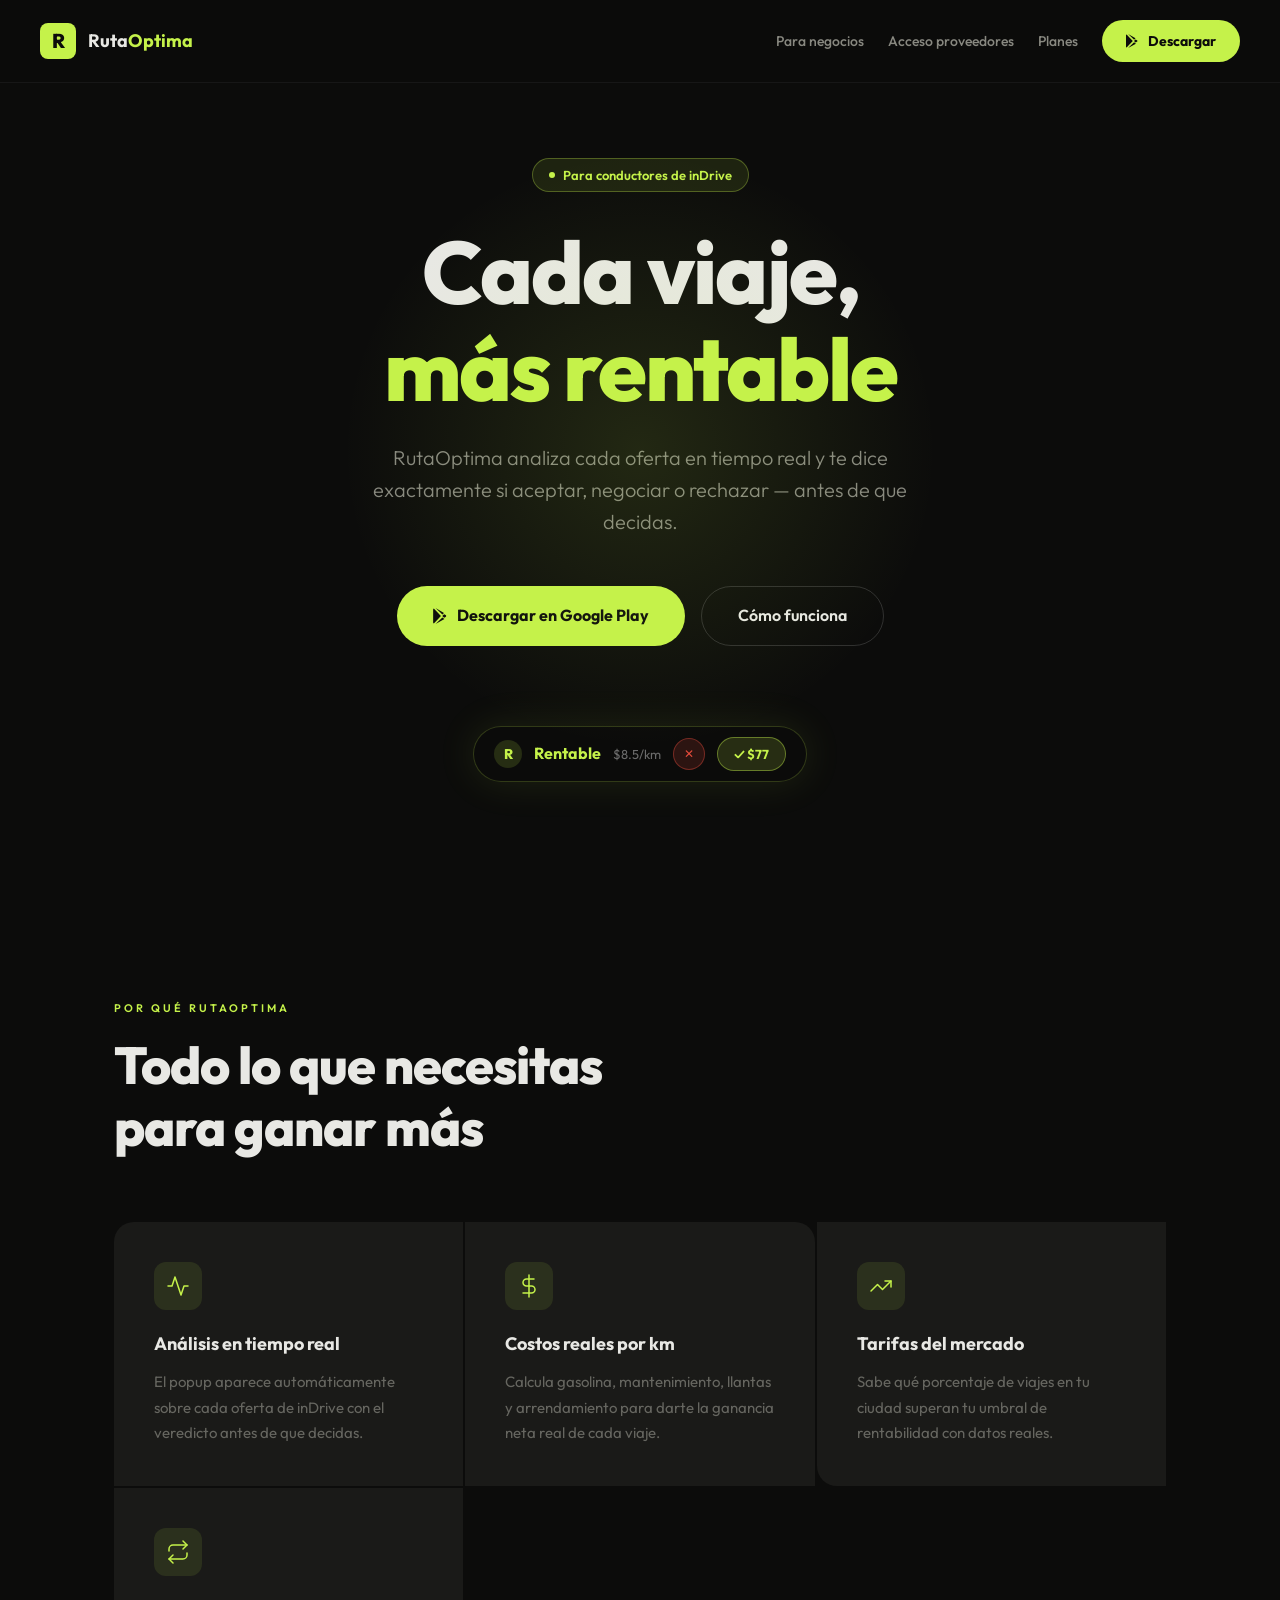
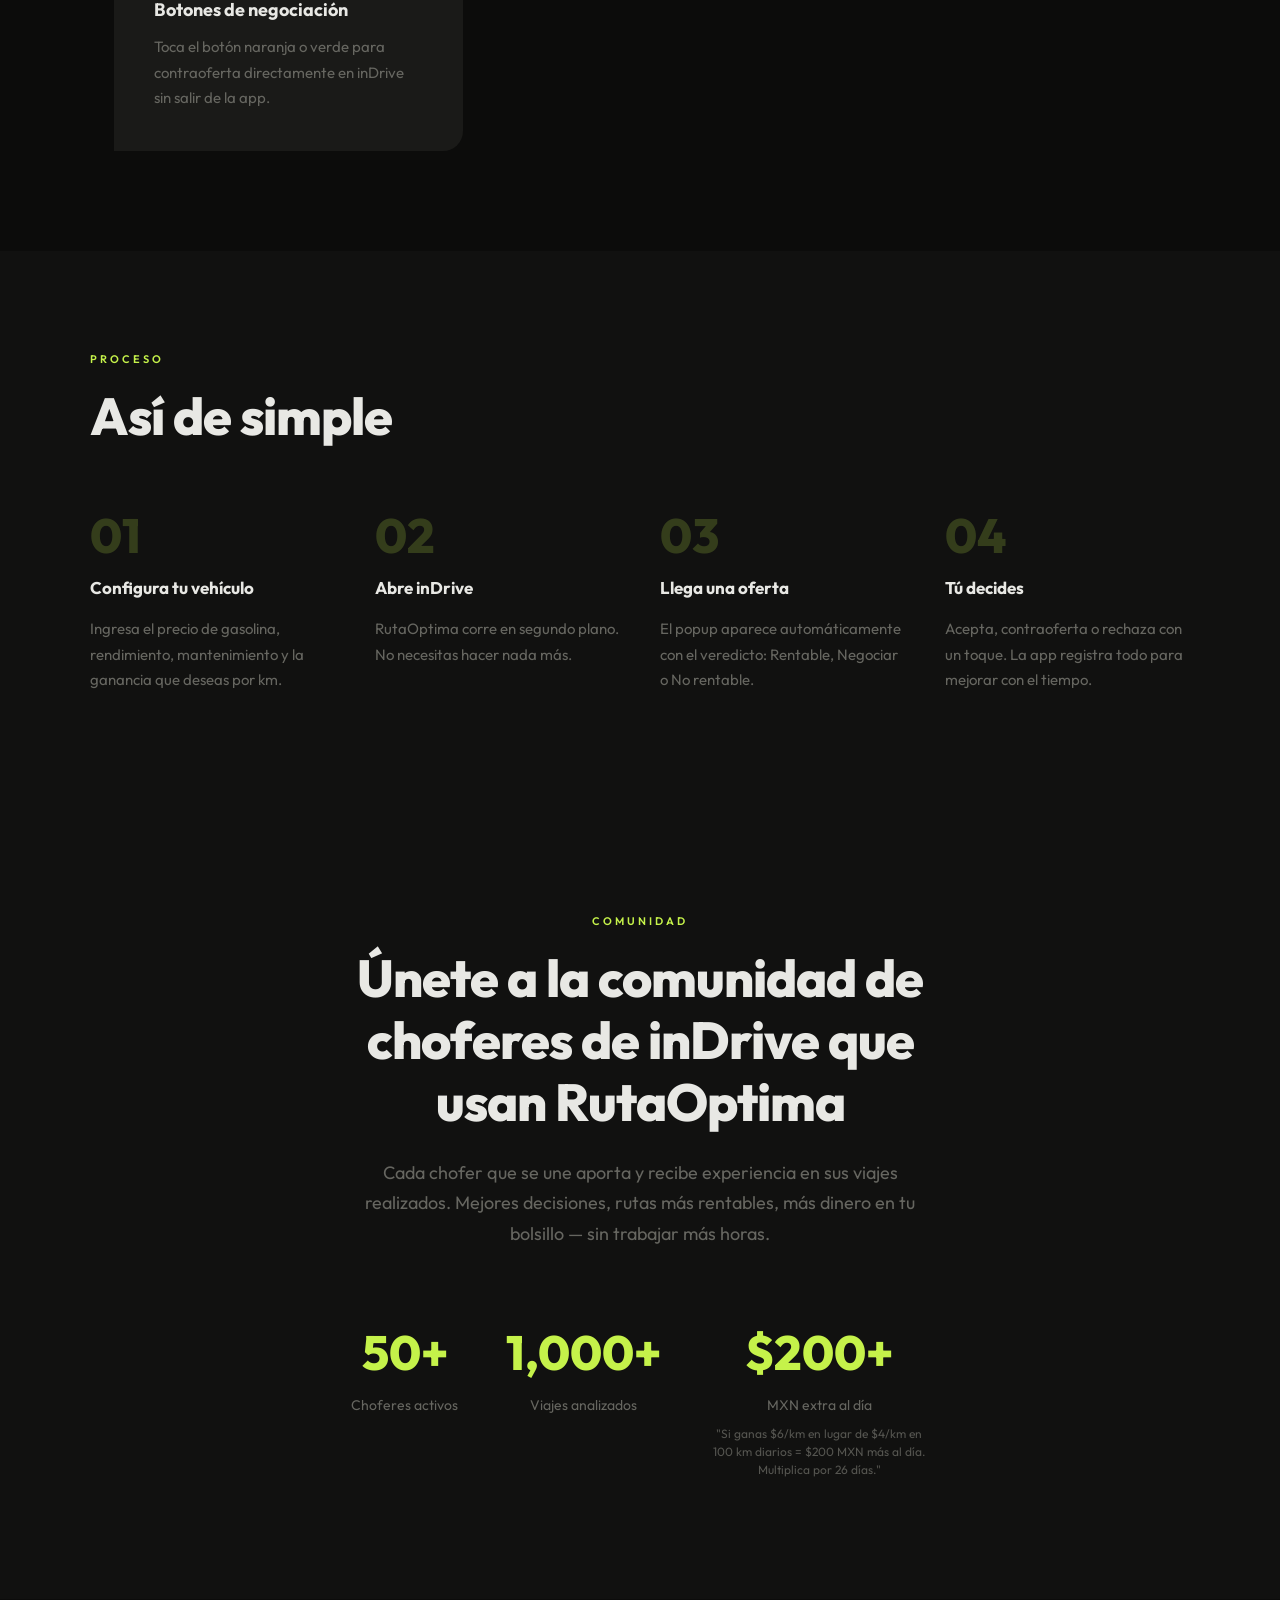
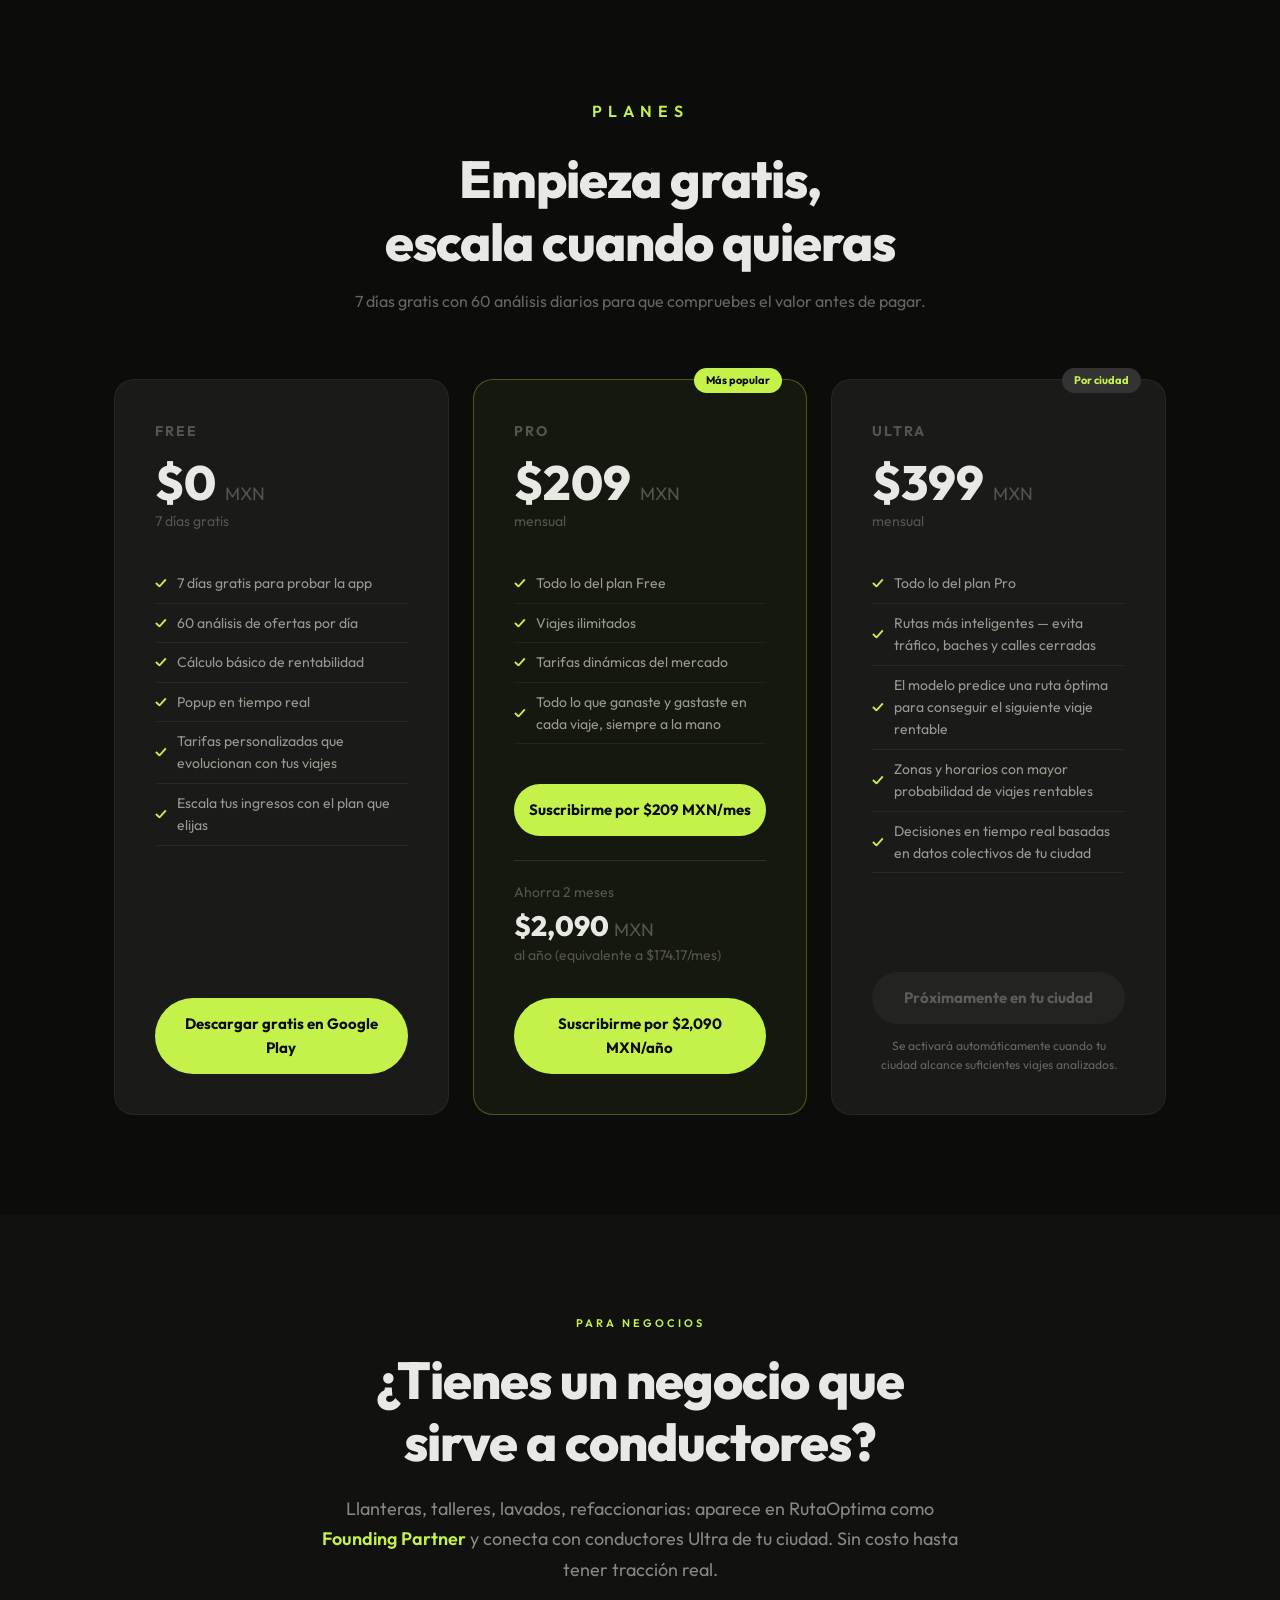
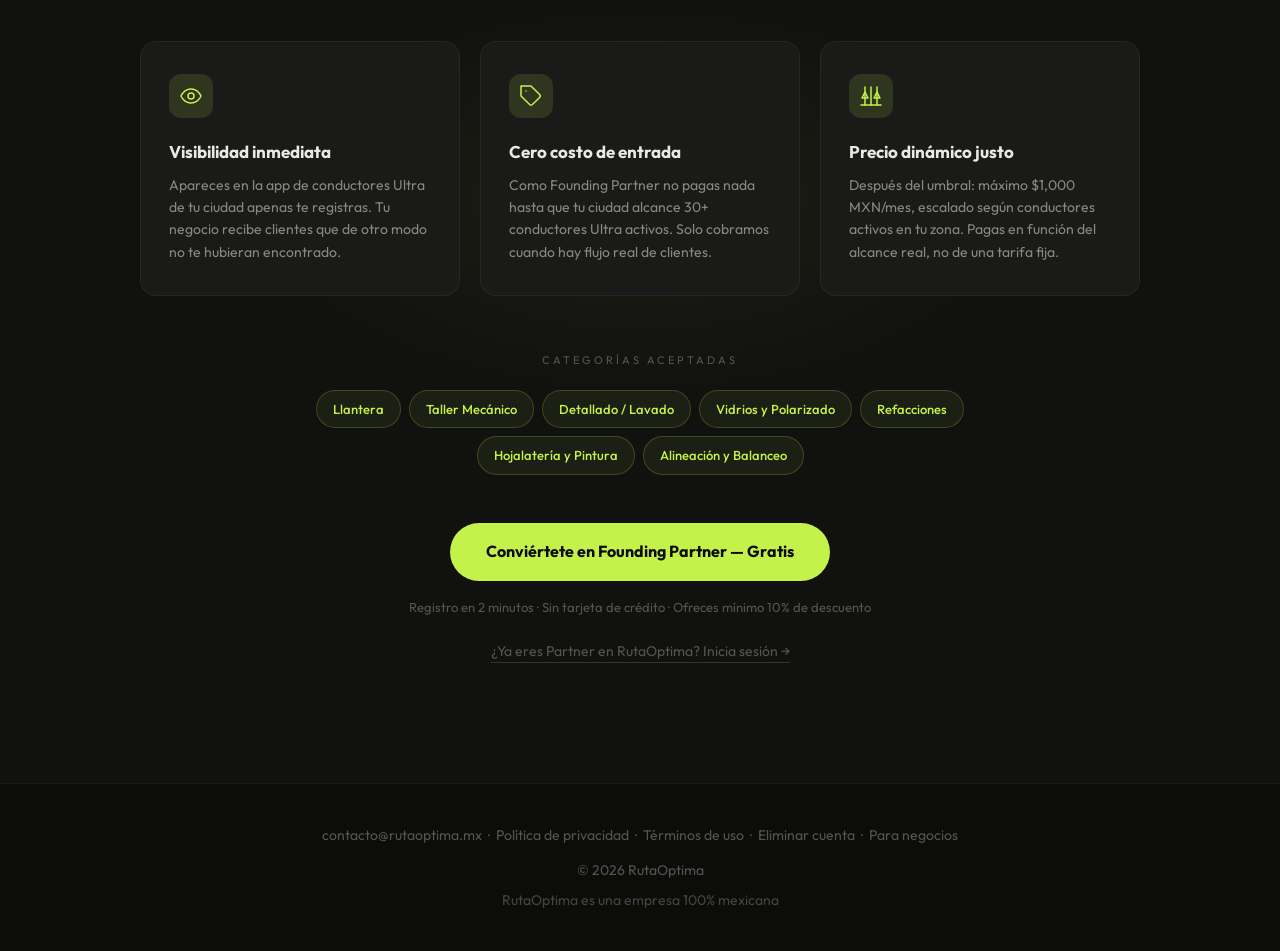
<file: index.html>
<!DOCTYPE html>
<html lang="es">
<head>
<meta charset="UTF-8">
<meta name="viewport" content="width=device-width, initial-scale=1.0">
<title>RutaOptima — Maximiza tus ganancias en inDrive</title>
<link href="https://fonts.googleapis.com/css2?family=Outfit:wght@300;400;500;600;700;800&display=swap" rel="stylesheet">
<style>
  :root {
    --lime: #c5f24a;
    --black: #0c0c0b;
    --dark: #111110;
    --card: #1a1a18;
    --muted: #555550;
    --text: #e8e8e4;
  }

  *, *::before, *::after { box-sizing: border-box; margin: 0; padding: 0; }
  html { scroll-behavior: smooth; }
  body {
    background: var(--black);
    color: var(--text);
    font-family: 'Outfit', sans-serif;
    font-size: 16px;
    line-height: 1.6;
    overflow-x: hidden;
  }

  nav {
    position: fixed;
    top: 0; left: 0; right: 0;
    z-index: 100;
    padding: 20px 40px;
    display: flex;
    align-items: center;
    justify-content: space-between;
    background: rgba(12,12,11,0.85);
    backdrop-filter: blur(12px);
    border-bottom: 1px solid rgba(255,255,255,0.05);
  }
  .logo {
    display: flex;
    align-items: center;
    gap: 12px;
    text-decoration: none;
  }
  .logo-icon {
    width: 36px; height: 36px;
    background: var(--lime);
    border-radius: 8px;
    display: flex;
    align-items: center;
    justify-content: center;
    font-weight: 800;
    font-size: 20px;
    color: var(--black);
  }
  .logo-text { font-weight: 700; font-size: 18px; color: var(--text); }
  .logo-text span { color: var(--lime); }
  .nav-right { display: flex; align-items: center; gap: 24px; }
  .nav-secondary {
    color: #888880;
    text-decoration: none;
    font-size: 14px;
    font-weight: 500;
    transition: color 0.2s;
  }
  .nav-secondary:hover { color: var(--text); }
  .nav-cta {
    background: var(--lime);
    color: var(--black);
    border: none;
    padding: 10px 24px;
    border-radius: 100px;
    font-weight: 700;
    font-size: 14px;
    cursor: pointer;
    text-decoration: none;
    transition: opacity 0.2s;
  }
  .nav-cta:hover { opacity: 0.85; }

  .hero {
    min-height: 100vh;
    display: flex;
    flex-direction: column;
    align-items: center;
    justify-content: center;
    text-align: center;
    padding: 120px 24px 80px;
    position: relative;
    overflow: hidden;
  }
  .hero::before {
    content: '';
    position: absolute;
    width: 600px; height: 600px;
    background: radial-gradient(circle, rgba(197,242,74,0.12) 0%, transparent 70%);
    top: 50%; left: 50%;
    transform: translate(-50%, -50%);
    pointer-events: none;
  }
  .hero-badge {
    display: inline-flex;
    align-items: center;
    gap: 8px;
    background: rgba(197,242,74,0.1);
    border: 1px solid rgba(197,242,74,0.3);
    border-radius: 100px;
    padding: 6px 16px;
    font-size: 13px;
    color: var(--lime);
    margin-bottom: 32px;
    font-weight: 600;
  }
  .hero-badge::before {
    content: '';
    width: 6px; height: 6px;
    background: var(--lime);
    border-radius: 50%;
    animation: pulse 2s infinite;
  }
  @keyframes pulse {
    0%, 100% { opacity: 1; transform: scale(1); }
    50% { opacity: 0.5; transform: scale(0.8); }
  }
  h1 {
    font-weight: 800;
    font-size: clamp(42px, 7vw, 88px);
    line-height: 1.1;
    letter-spacing: -2px;
    margin-bottom: 24px;
    max-width: 900px;
  }
  h1 em { font-style: normal; color: var(--lime); }
  .hero-sub {
    font-size: clamp(16px, 2.5vw, 20px);
    color: #888880;
    max-width: 560px;
    margin-bottom: 48px;
    font-weight: 300;
  }
  .hero-actions {
    display: flex;
    gap: 16px;
    flex-wrap: wrap;
    justify-content: center;
  }
  .btn-primary {
    background: var(--lime);
    color: var(--black);
    border: none;
    padding: 16px 36px;
    border-radius: 100px;
    font-weight: 700;
    font-size: 16px;
    cursor: pointer;
    text-decoration: none;
    transition: transform 0.2s, opacity 0.2s;
    display: inline-block;
  }
  .btn-primary:hover { transform: translateY(-2px); opacity: 0.9; }
  .with-icon {
    display: inline-flex;
    align-items: center;
    justify-content: center;
    gap: 10px;
  }
  .with-icon svg { flex: none; }
  .btn-ghost {
    background: transparent;
    color: var(--text);
    border: 1px solid rgba(255,255,255,0.15);
    padding: 16px 36px;
    border-radius: 100px;
    font-weight: 600;
    font-size: 16px;
    cursor: pointer;
    text-decoration: none;
    transition: border-color 0.2s;
    display: inline-block;
  }
  .btn-ghost:hover { border-color: rgba(255,255,255,0.4); }

  .popup-preview { margin-top: 80px; display: flex; justify-content: center; }
  .popup-demo {
    background: rgba(12,12,11,0.95);
    border: 1px solid rgba(197,242,74,0.2);
    border-radius: 100px;
    padding: 10px 20px;
    display: inline-flex;
    align-items: center;
    gap: 12px;
    box-shadow: 0 0 40px rgba(197,242,74,0.1);
    animation: float 3s ease-in-out infinite;
  }
  @keyframes float {
    0%, 100% { transform: translateY(0); }
    50% { transform: translateY(-8px); }
  }
  .popup-r {
    width: 28px; height: 28px;
    background: rgba(197,242,74,0.15);
    border-radius: 50%;
    display: flex;
    align-items: center;
    justify-content: center;
    font-weight: 800;
    font-size: 14px;
    color: var(--lime);
  }
  .popup-verdict { font-weight: 700; font-size: 16px; color: var(--lime); }
  .popup-km { font-size: 13px; color: rgba(255,255,255,0.4); }
  .popup-btn-reject {
    width: 32px; height: 32px;
    border-radius: 50%;
    background: rgba(231,76,60,0.15);
    border: 1px solid rgba(231,76,60,0.4);
    color: #e74c3c;
    display: flex;
    align-items: center;
    justify-content: center;
    font-size: 12px;
  }
  .popup-btn-accept {
    background: rgba(197,242,74,0.15);
    border: 1px solid rgba(197,242,74,0.4);
    color: var(--lime);
    padding: 6px 16px;
    border-radius: 100px;
    font-weight: 700;
    font-size: 13px;
  }

  .section { padding: 100px 24px; max-width: 1100px; margin: 0 auto; }
  .section-label {
    font-weight: 600;
    font-size: 11px;
    letter-spacing: 3px;
    text-transform: uppercase;
    color: var(--lime);
    margin-bottom: 16px;
  }
  .section-title {
    font-weight: 800;
    font-size: clamp(32px, 5vw, 52px);
    line-height: 1.2;
    letter-spacing: -1px;
    margin-bottom: 64px;
    max-width: 600px;
  }
  .features-grid {
    display: grid;
    grid-template-columns: repeat(auto-fit, minmax(300px, 1fr));
    gap: 2px;
  }
  .feature-card { background: var(--card); padding: 40px; transition: background 0.2s; }
  .feature-card:hover { background: #1f1f1d; }
  .feature-card:first-child { border-radius: 20px 0 0 0; }
  .feature-card:nth-child(2) { border-radius: 0 20px 0 0; }
  .feature-card:nth-child(3) { border-radius: 0 0 0 20px; }
  .feature-card:last-child { border-radius: 0 0 20px 0; }
  .feature-icon {
    width: 48px; height: 48px;
    background: rgba(197,242,74,0.1);
    border-radius: 12px;
    display: flex;
    align-items: center;
    justify-content: center;
    font-size: 24px;
    margin-bottom: 20px;
  }
  .feature-title { font-weight: 700; font-size: 18px; margin-bottom: 10px; }
  .feature-desc { color: #666660; font-size: 15px; line-height: 1.7; }

  .how-section { padding: 100px 24px 120px; background: var(--dark); overflow: visible; }
  .how-inner { max-width: 1100px; margin: 0 auto; }
  .steps {
    display: grid;
    grid-template-columns: repeat(auto-fit, minmax(220px, 1fr));
    gap: 40px;
    margin-top: 64px;
  }
  .step { display: flex; flex-direction: column; gap: 16px; }
  .step-num { font-weight: 800; font-size: 48px; color: rgba(197,242,74,0.2); line-height: 1; }
  .step-title { font-weight: 700; font-size: 17px; line-height: 1.5; }
  .step-desc { color: #666660; font-size: 15px; line-height: 1.7; }

  .pricing-section { padding: 100px 24px; max-width: 1100px; margin: 0 auto; text-align: center; }
  .pricing-cards {
    display: grid;
    grid-template-columns: repeat(auto-fit, minmax(320px, 1fr));
    gap: 24px;
    margin-top: 64px;
    text-align: left;
  }
  .pricing-card {
    background: var(--card);
    border-radius: 20px;
    padding: 40px;
    border: 1px solid rgba(255,255,255,0.05);
    position: relative;
    transition: transform 0.2s;
    display: flex;
    flex-direction: column;
  }
  .pricing-card:hover { transform: translateY(-4px); }
  .pricing-card.featured {
    border-color: rgba(197,242,74,0.3);
    background: rgba(197,242,74,0.05);
  }
  .pricing-badge {
    position: absolute;
    top: -12px; right: 24px;
    background: var(--lime);
    color: var(--black);
    font-weight: 700;
    font-size: 11px;
    padding: 4px 12px;
    border-radius: 100px;
  }
  .pricing-plan { font-weight: 700; font-size: 14px; color: var(--muted); text-transform: uppercase; letter-spacing: 2px; margin-bottom: 16px; }
  .pricing-price { font-weight: 800; font-size: 48px; line-height: 1; margin-bottom: 4px; }
  .pricing-price span { font-size: 18px; font-weight: 400; color: var(--muted); }
  .pricing-period { font-size: 14px; color: var(--muted); margin-bottom: 32px; }
  .pricing-features { list-style: none; margin-bottom: 32px; flex-grow: 1; }
  .pricing-features li {
    padding: 8px 0;
    border-bottom: 1px solid rgba(255,255,255,0.05);
    font-size: 14px;
    display: flex;
    align-items: center;
    gap: 10px;
    color: #999990;
  }
  .pricing-features li::before { content: '✓'; color: var(--lime); font-weight: 700; flex-shrink: 0; }
  .pricing-cta {
    display: block;
    text-align: center;
    padding: 14px;
    border-radius: 100px;
    font-weight: 700;
    font-size: 15px;
    text-decoration: none;
    transition: opacity 0.2s;
    margin-top: 8px;
  }
  .pricing-cta.lime { background: var(--lime); color: var(--black); }
  .pricing-cta.lime:hover { opacity: 0.85; }
  .pricing-cta.disabled { opacity: 0.6; cursor: not-allowed; background: #333; color: #888; pointer-events: auto; }

  /* ── SECCION PROVEEDORES ── */
  .proveedores-section {
    padding: 100px 24px 120px;
    background: var(--dark);
    position: relative;
    overflow: hidden;
  }
  .proveedores-section::before {
    content: '';
    position: absolute;
    width: 800px; height: 400px;
    background: radial-gradient(ellipse, rgba(197,242,74,0.06) 0%, transparent 70%);
    top: 50%; left: 50%;
    transform: translate(-50%, -50%);
    pointer-events: none;
  }
  .proveedores-inner {
    max-width: 1000px;
    margin: 0 auto;
    text-align: center;
    position: relative;
    z-index: 1;
  }
  .proveedores-cards {
    display: grid;
    grid-template-columns: repeat(auto-fit, minmax(260px, 1fr));
    gap: 20px;
    margin: 56px 0 56px;
    text-align: left;
  }
  .prov-card {
    background: var(--card);
    padding: 32px 28px;
    border-radius: 16px;
    border: 1px solid rgba(255,255,255,0.05);
    transition: border-color 0.2s, transform 0.2s;
  }
  .prov-card:hover {
    border-color: rgba(197,242,74,0.25);
    transform: translateY(-4px);
  }
  .prov-icon {
    width: 44px; height: 44px;
    background: rgba(197,242,74,0.12);
    border-radius: 12px;
    display: flex;
    align-items: center;
    justify-content: center;
    font-size: 22px;
    margin-bottom: 20px;
  }
  .prov-title {
    font-weight: 700;
    font-size: 17px;
    margin-bottom: 8px;
    color: var(--text);
  }
  .prov-desc {
    color: #888880;
    font-size: 14px;
    line-height: 1.6;
  }
  .prov-categorias-label {
    color: var(--muted);
    font-size: 11px;
    letter-spacing: 3px;
    text-transform: uppercase;
    margin-bottom: 20px;
  }
  .prov-pills {
    display: flex;
    flex-wrap: wrap;
    justify-content: center;
    gap: 8px;
    max-width: 740px;
    margin: 0 auto 48px;
  }
  .prov-pill {
    background: rgba(197,242,74,0.06);
    border: 1px solid rgba(197,242,74,0.2);
    padding: 8px 16px;
    border-radius: 100px;
    font-size: 13px;
    color: var(--lime);
    font-weight: 500;
  }
  .prov-fine-print {
    color: var(--muted);
    font-size: 13px;
    margin-top: 16px;
  }

  footer {
    border-top: 1px solid rgba(255,255,255,0.05);
    padding: 40px 24px;
    text-align: center;
    color: var(--muted);
    font-size: 14px;
  }
  footer a { color: var(--muted); text-decoration: none; }
  footer a:hover { color: var(--text); }

  @media (max-width: 600px) {
    nav { padding: 16px 20px; }
    .nav-secondary { display: none; }
    .hero { padding: 100px 20px 60px; }
    .section { padding: 60px 20px; }
    .proveedores-section { padding: 60px 20px 80px; }
  }
</style>
</head>
<body>

<nav>
  <a href="#" class="logo">
    <div class="logo-icon">R</div>
    <span class="logo-text">Ruta<span>Optima</span></span>
  </a>
  <div class="nav-right">
    <a href="#proveedores" class="nav-secondary">Para negocios</a>
    <a href="https://rutaoptima-backend-production.up.railway.app/proveedor/" target="_blank" rel="noopener" class="nav-secondary">Acceso proveedores</a>
    <a href="#precios" class="nav-secondary">Planes</a>
    <a href="https://play.google.com/store/apps/details?id=com.rutaoptima" target="_blank" rel="noopener" class="nav-cta with-icon">
      <svg width="12" height="14" viewBox="0 0 12 14" fill="currentColor" aria-hidden="true"><path d="M0.6 0.4a1 1 0 0 0-.6.9v11.4a1 1 0 0 0 .6.9l6.2-6.6L0.6 0.4zM8.1 5.7L2.1 0.1l7.4 4.2-1.4 1.4zM9.9 9.7L2.1 13.9l6-5.6 1.8 1.4zM10.9 6.2c.7.4.7 1.2 0 1.6l-1.3.8-1.6-1.6 1.6-1.6 1.3.8z"/></svg>
      Descargar
    </a>
  </div>
</nav>

<section class="hero">
  <div class="hero-badge">Para conductores de inDrive</div>
  <h1>Cada viaje,<br><em>más rentable</em></h1>
  <p class="hero-sub">RutaOptima analiza cada oferta en tiempo real y te dice exactamente si aceptar, negociar o rechazar — antes de que decidas.</p>
  <div class="hero-actions">
    <a href="https://play.google.com/store/apps/details?id=com.rutaoptima" target="_blank" rel="noopener" class="btn-primary with-icon">
      <svg width="14" height="16" viewBox="0 0 12 14" fill="currentColor" aria-hidden="true"><path d="M0.6 0.4a1 1 0 0 0-.6.9v11.4a1 1 0 0 0 .6.9l6.2-6.6L0.6 0.4zM8.1 5.7L2.1 0.1l7.4 4.2-1.4 1.4zM9.9 9.7L2.1 13.9l6-5.6 1.8 1.4zM10.9 6.2c.7.4.7 1.2 0 1.6l-1.3.8-1.6-1.6 1.6-1.6 1.3.8z"/></svg>
      Descargar en Google Play
    </a>
    <a href="#como-funciona" class="btn-ghost">Cómo funciona</a>
  </div>
  <div class="popup-preview">
    <div class="popup-demo">
      <div class="popup-r">R</div>
      <span class="popup-verdict">Rentable</span>
      <span class="popup-km">$8.5/km</span>
      <div class="popup-btn-reject">✕</div>
      <div class="popup-btn-accept">✓ $77</div>
    </div>
  </div>
</section>

<section class="section">
  <div class="section-label">Por qué RutaOptima</div>
  <h2 class="section-title">Todo lo que necesitas para ganar más</h2>
  <div class="features-grid">
    <div class="feature-card">
      <div class="feature-icon">
        <svg width="24" height="24" viewBox="0 0 24 24" fill="none" stroke="#c5f24a" stroke-width="1.5" stroke-linecap="round" stroke-linejoin="round">
          <polyline points="22 12 18 12 15 21 9 3 6 12 2 12"/>
        </svg>
      </div>
      <div class="feature-title">Análisis en tiempo real</div>
      <p class="feature-desc">El popup aparece automáticamente sobre cada oferta de inDrive con el veredicto antes de que decidas.</p>
    </div>
    <div class="feature-card">
      <div class="feature-icon">
        <svg width="24" height="24" viewBox="0 0 24 24" fill="none" stroke="#c5f24a" stroke-width="1.5" stroke-linecap="round" stroke-linejoin="round">
          <line x1="12" y1="1" x2="12" y2="23"/>
          <path d="M17 5H9.5a3.5 3.5 0 000 7h5a3.5 3.5 0 010 7H6"/>
        </svg>
      </div>
      <div class="feature-title">Costos reales por km</div>
      <p class="feature-desc">Calcula gasolina, mantenimiento, llantas y arrendamiento para darte la ganancia neta real de cada viaje.</p>
    </div>
    <div class="feature-card">
      <div class="feature-icon">
        <svg width="24" height="24" viewBox="0 0 24 24" fill="none" stroke="#c5f24a" stroke-width="1.5" stroke-linecap="round" stroke-linejoin="round">
          <polyline points="22 7 13.5 15.5 8.5 10.5 2 17"/>
          <polyline points="16 7 22 7 22 13"/>
        </svg>
      </div>
      <div class="feature-title">Tarifas del mercado</div>
      <p class="feature-desc">Sabe qué porcentaje de viajes en tu ciudad superan tu umbral de rentabilidad con datos reales.</p>
    </div>
    <div class="feature-card">
      <div class="feature-icon">
        <svg width="24" height="24" viewBox="0 0 24 24" fill="none" stroke="#c5f24a" stroke-width="1.5" stroke-linecap="round" stroke-linejoin="round">
          <polyline points="17 1 21 5 17 9"/>
          <path d="M3 11V9a4 4 0 014-4h14"/>
          <polyline points="7 23 3 19 7 15"/>
          <path d="M21 13v2a4 4 0 01-4 4H3"/>
        </svg>
      </div>
      <div class="feature-title">Botones de negociación</div>
      <p class="feature-desc">Toca el botón naranja o verde para contraoferta directamente en inDrive sin salir de la app.</p>
    </div>
  </div>
</section>

<section class="how-section" id="como-funciona">
  <div class="how-inner">
    <div class="section-label">Proceso</div>
    <h2 class="section-title">Así de simple</h2>
    <div class="steps">
      <div class="step"><div class="step-num">01</div><div class="step-title">Configura tu vehículo</div><p class="step-desc">Ingresa el precio de gasolina, rendimiento, mantenimiento y la ganancia que deseas por km.</p></div>
      <div class="step"><div class="step-num">02</div><div class="step-title">Abre inDrive</div><p class="step-desc">RutaOptima corre en segundo plano. No necesitas hacer nada más.</p></div>
      <div class="step"><div class="step-num">03</div><div class="step-title">Llega una oferta</div><p class="step-desc">El popup aparece automáticamente con el veredicto: Rentable, Negociar o No rentable.</p></div>
      <div class="step"><div class="step-num">04</div><div class="step-title">Tú decides</div><p class="step-desc">Acepta, contraoferta o rechaza con un toque. La app registra todo para mejorar con el tiempo.</p></div>
    </div>
  </div>
</section>

<section class="how-section">
  <div class="how-inner" style="text-align:center;">
    <div class="section-label">Comunidad</div>
    <h2 class="section-title" style="margin: 0 auto 24px;">Únete a la comunidad de choferes de inDrive que usan RutaOptima</h2>
    <p style="color:#666660; font-size:18px; max-width:560px; margin:0 auto 64px; line-height:1.7;">Cada chofer que se une aporta y recibe experiencia en sus viajes realizados. Mejores decisiones, rutas más rentables, más dinero en tu bolsillo — sin trabajar más horas.</p>
    <div style="display:flex; justify-content:center; gap:48px; flex-wrap:wrap;">
      <div style="text-align:center;"><div id="statChoferes" style="font-weight:800; font-size:48px; color:var(--lime);">50+</div><div style="color:#666660; font-size:14px; margin-top:4px;">Choferes activos</div></div>
      <div style="text-align:center;"><div id="statViajes" style="font-weight:800; font-size:48px; color:var(--lime);">1,000+</div><div style="color:#666660; font-size:14px; margin-top:4px;">Viajes analizados</div></div>
      <div style="text-align:center; max-width:220px;"><div style="font-weight:800; font-size:48px; color:var(--lime);">$200+</div><div style="color:#666660; font-size:14px; margin-top:4px;">MXN extra al día</div><div style="color:#555550; font-size:12px; margin-top:8px; line-height:1.5;">"Si ganas $6/km en lugar de $4/km en 100 km diarios = $200 MXN más al día. Multiplica por 26 días."</div></div>
    </div>
  </div>
</section>

<section class="pricing-section" id="precios">
  <div class="section-label" style="font-size:16px; letter-spacing:6px; text-align:center; margin-bottom:24px;">Planes</div>
  <h2 class="section-title" style="margin: 0 auto 16px; text-align:center;">Empieza gratis,<br>escala cuando quieras</h2>
  <p style="color:#666660; margin-bottom:0; text-align:center;">7 días gratis con 60 análisis diarios para que compruebes el valor antes de pagar.</p>
  <div class="pricing-cards">

    <div class="pricing-card">
      <div class="pricing-plan">Free</div>
      <div class="pricing-price">$0 <span>MXN</span></div>
      <div class="pricing-period">7 días gratis</div>
      <ul class="pricing-features">
        <li>7 días gratis para probar la app</li>
        <li>60 análisis de ofertas por día</li>
        <li>Cálculo básico de rentabilidad</li>
        <li>Popup en tiempo real</li>
        <li>Tarifas personalizadas que evolucionan con tus viajes</li>
        <li>Escala tus ingresos con el plan que elijas</li>
      </ul>
      <a href="https://play.google.com/store/apps/details?id=com.rutaoptima" target="_blank" rel="noopener" class="pricing-cta lime">Descargar gratis en Google Play</a>
    </div>

    <div class="pricing-card featured">
      <div class="pricing-badge">Más popular</div>
      <div class="pricing-plan">Pro</div>
      <div class="pricing-price">$209 <span>MXN</span></div>
      <div class="pricing-period">mensual</div>
      <ul class="pricing-features">
        <li>Todo lo del plan Free</li>
        <li>Viajes ilimitados</li>
        <li>Tarifas dinámicas del mercado</li>
        <li>Todo lo que ganaste y gastaste en cada viaje, siempre a la mano</li>
      </ul>
      <a href="https://buy.stripe.com/bJe8wP9230LTfQF2s34Rq06" class="pricing-cta lime" target="_blank">Suscribirme por $209 MXN/mes</a>
      <div style="margin-top: 24px; border-top: 1px solid rgba(255,255,255,0.1); padding-top: 20px;">
        <div class="pricing-period" style="margin-bottom: 8px;">Ahorra 2 meses</div>
        <div class="pricing-price" style="font-size: 28px;">$2,090 <span>MXN</span></div>
        <div class="pricing-period">al año (equivalente a $174.17/mes)</div>
        <a href="https://buy.stripe.com/8x2eVddij9ip47X6Ij4Rq07" class="pricing-cta lime" target="_blank" style="margin-top: 16px;">Suscribirme por $2,090 MXN/año</a>
      </div>
    </div>

    <div class="pricing-card" id="ultraCard"></div>

  </div>
</section>

<!-- ── SECCION PARA PROVEEDORES ── -->
<section class="proveedores-section" id="proveedores">
  <div class="proveedores-inner">
    <div class="section-label">Para Negocios</div>
    <h2 class="section-title" style="margin: 0 auto 20px;">¿Tienes un negocio que sirve a conductores?</h2>
    <p style="color:#888880; font-size:18px; max-width:640px; margin:0 auto; line-height:1.7;">
      Llanteras, talleres, lavados, refaccionarias: aparece en RutaOptima como <strong style="color:var(--lime); font-weight:600;">Founding Partner</strong> y conecta con conductores Ultra de tu ciudad. Sin costo hasta tener tracción real.
    </p>

    <div class="proveedores-cards">
      <div class="prov-card">
        <div class="prov-icon">
          <svg width="24" height="24" viewBox="0 0 24 24" fill="none" stroke="#c5f24a" stroke-width="1.5" stroke-linecap="round" stroke-linejoin="round">
            <path d="M2 12s3-7 10-7 10 7 10 7-3 7-10 7-10-7-10-7z"/>
            <circle cx="12" cy="12" r="3"/>
          </svg>
        </div>
        <div class="prov-title">Visibilidad inmediata</div>
        <p class="prov-desc">Apareces en la app de conductores Ultra de tu ciudad apenas te registras. Tu negocio recibe clientes que de otro modo no te hubieran encontrado.</p>
      </div>
      <div class="prov-card">
        <div class="prov-icon">
          <svg width="24" height="24" viewBox="0 0 24 24" fill="none" stroke="#c5f24a" stroke-width="1.5" stroke-linecap="round" stroke-linejoin="round">
            <path d="M20.59 13.41l-7.17 7.17a2 2 0 01-2.83 0L2 12V2h10l8.59 8.59a2 2 0 010 2.82z"/>
            <line x1="7" y1="7" x2="7.01" y2="7"/>
          </svg>
        </div>
        <div class="prov-title">Cero costo de entrada</div>
        <p class="prov-desc">Como Founding Partner no pagas nada hasta que tu ciudad alcance 30+ conductores Ultra activos. Solo cobramos cuando hay flujo real de clientes.</p>
      </div>
      <div class="prov-card">
        <div class="prov-icon">
          <svg width="24" height="24" viewBox="0 0 24 24" fill="none" stroke="#c5f24a" stroke-width="1.5" stroke-linecap="round" stroke-linejoin="round">
            <path d="M6 3v18"/>
            <path d="M18 3v18"/>
            <path d="M6 8l-3 6h6z"/>
            <path d="M18 8l-3 6h6z"/>
            <path d="M2 21h20"/>
            <path d="M12 3v18"/>
          </svg>
        </div>
        <div class="prov-title">Precio dinámico justo</div>
        <p class="prov-desc">Después del umbral: máximo $1,000 MXN/mes, escalado según conductores activos en tu zona. Pagas en función del alcance real, no de una tarifa fija.</p>
      </div>
    </div>

    <div class="prov-categorias-label">Categorías aceptadas</div>
    <div class="prov-pills">
      <span class="prov-pill">Llantera</span>
      <span class="prov-pill">Taller Mecánico</span>
      <span class="prov-pill">Detallado / Lavado</span>
      <span class="prov-pill">Vidrios y Polarizado</span>
      <span class="prov-pill">Refacciones</span>
      <span class="prov-pill">Hojalatería y Pintura</span>
      <span class="prov-pill">Alineación y Balanceo</span>
    </div>

    <a href="https://rutaoptima-backend-production.up.railway.app/proveedor/#register" class="btn-primary" target="_blank" rel="noopener">
      Conviértete en Founding Partner — Gratis
    </a>
    <p class="prov-fine-print">Registro en 2 minutos · Sin tarjeta de crédito · Ofreces mínimo 10% de descuento</p>
    <p style="margin-top: 20px;">
      <a href="https://rutaoptima-backend-production.up.railway.app/proveedor/" target="_blank" rel="noopener" style="color: var(--muted); font-size: 14px; text-decoration: none; border-bottom: 1px solid rgba(255,255,255,0.15); padding-bottom: 2px; transition: color 0.2s;" onmouseover="this.style.color='var(--text)'" onmouseout="this.style.color='var(--muted)'">
        ¿Ya eres Partner en RutaOptima? Inicia sesión →
      </a>
    </p>
  </div>
</section>

<footer>
  <p style="margin-bottom:12px;">
    <a href="mailto:contacto@rutaoptima.mx">contacto@rutaoptima.mx</a>
    &nbsp;·&nbsp;
    <a href="privacy.html">Política de privacidad</a>
    &nbsp;·&nbsp;
    <a href="terms.html">Términos de uso</a>
    &nbsp;·&nbsp;
    <a href="eliminar-cuenta.html">Eliminar cuenta</a>
    &nbsp;·&nbsp;
    <a href="#proveedores">Para negocios</a>
  </p>
  <p>© 2026 RutaOptima</p>
  <p style="margin-top:8px; color:#444440;">RutaOptima es una empresa 100% mexicana</p>
</footer>

<script>
  let ultraAvailable = false;

  function showUltraUnavailableMessage() {
    alert("El plan Ultra aún no está disponible en tu ciudad.\n\nNecesitamos más datos de viajes para activar funcionalidades avanzadas. ¡Sigue usando RutaOptima y ayuda a tu comunidad a alcanzar el umbral!");
  }

  async function cargarEstadisticas() {
    try {
      const res  = await fetch('https://rutaoptima-backend-production.up.railway.app/api/public/stats');
      const data = await res.json();
      if (data.success) {
        const choferes = data.data.choferes_activos;
        const viajes   = data.data.viajes_analizados;
        const elChoferes = document.getElementById('statChoferes');
        const elViajes   = document.getElementById('statViajes');
        if (elChoferes) elChoferes.textContent = choferes >= 1000
          ? `${(choferes / 1000).toFixed(1)}k+` : `${choferes}+`;
        if (elViajes) elViajes.textContent = viajes >= 1000
          ? `${Math.floor(viajes / 1000)}k+` : `${viajes}+`;
      }
    } catch (e) {}
  }
  cargarEstadisticas();

  async function verificarUltra() {
    try {
      const ciudad = encodeURIComponent('Tepic, Nayarit, México');
      const res  = await fetch(`https://rutaoptima-backend-production.up.railway.app/api/analytics/ultra-disponible?ciudad=${ciudad}`);
      const data = await res.json();
      if (data.success && data.data?.ultraDisponible) {
        ultraAvailable = true;
        renderUltraCard();
      }
    } catch (e) {}
  }
  verificarUltra();

  function renderUltraCard() {
    const ultraCard = document.getElementById('ultraCard');
    if (!ultraCard) return;
    if (ultraAvailable) {
      ultraCard.innerHTML = `
        <div class="pricing-badge" style="background:#333; color:#c5f24a;">Por ciudad</div>
        <div class="pricing-plan">Ultra</div>
        <div class="pricing-price">$399 <span>MXN</span></div>
        <div class="pricing-period">mensual</div>
        <ul class="pricing-features">
          <li>Todo lo del plan Pro</li>
          <li>Rutas más inteligentes — evita tráfico, baches y calles cerradas</li>
          <li>El modelo predice una ruta óptima para conseguir el siguiente viaje rentable</li>
          <li>Zonas y horarios con mayor probabilidad de viajes rentables</li>
          <li>Decisiones en tiempo real basadas en datos colectivos de tu ciudad</li>
        </ul>
        <a href="https://buy.stripe.com/9B6fZh923cuB6g52s34Rq08" class="pricing-cta lime" target="_blank">Suscribirme por $399 MXN/mes</a>
        <div style="margin-top: 24px; border-top: 1px solid rgba(255,255,255,0.1); padding-top: 20px;">
          <div class="pricing-period" style="margin-bottom: 8px;">Ahorra 2 meses</div>
          <div class="pricing-price" style="font-size: 28px;">$3,990 <span>MXN</span></div>
          <div class="pricing-period">al año (equivalente a $332.50/mes)</div>
          <a href="https://buy.stripe.com/fZufZh5PR5291ZP1nZ4Rq09" class="pricing-cta lime" target="_blank" style="margin-top: 16px;">Suscribirme por $3,990 MXN/año</a>
        </div>
      `;
    } else {
      ultraCard.innerHTML = `
        <div class="pricing-badge" style="background:#333; color:#c5f24a;">Por ciudad</div>
        <div class="pricing-plan">Ultra</div>
        <div class="pricing-price">$399 <span>MXN</span></div>
        <div class="pricing-period">mensual</div>
        <ul class="pricing-features">
          <li>Todo lo del plan Pro</li>
          <li>Rutas más inteligentes — evita tráfico, baches y calles cerradas</li>
          <li>El modelo predice una ruta óptima para conseguir el siguiente viaje rentable</li>
          <li>Zonas y horarios con mayor probabilidad de viajes rentables</li>
          <li>Decisiones en tiempo real basadas en datos colectivos de tu ciudad</li>
        </ul>
        <div class="pricing-cta disabled" id="ultraDisabledBtn" style="background:#2a2a28; color:#888; cursor:pointer; text-align:center;">Próximamente en tu ciudad</div>
        <p style="font-size:12px; color:#666; margin-top:12px; text-align:center;">Se activará automáticamente cuando tu ciudad alcance suficientes viajes analizados.</p>
      `;
      const btn = document.getElementById('ultraDisabledBtn');
      if (btn) btn.addEventListener('click', showUltraUnavailableMessage);
    }
  }
  renderUltraCard();
</script>

</body>
</html>
</file>
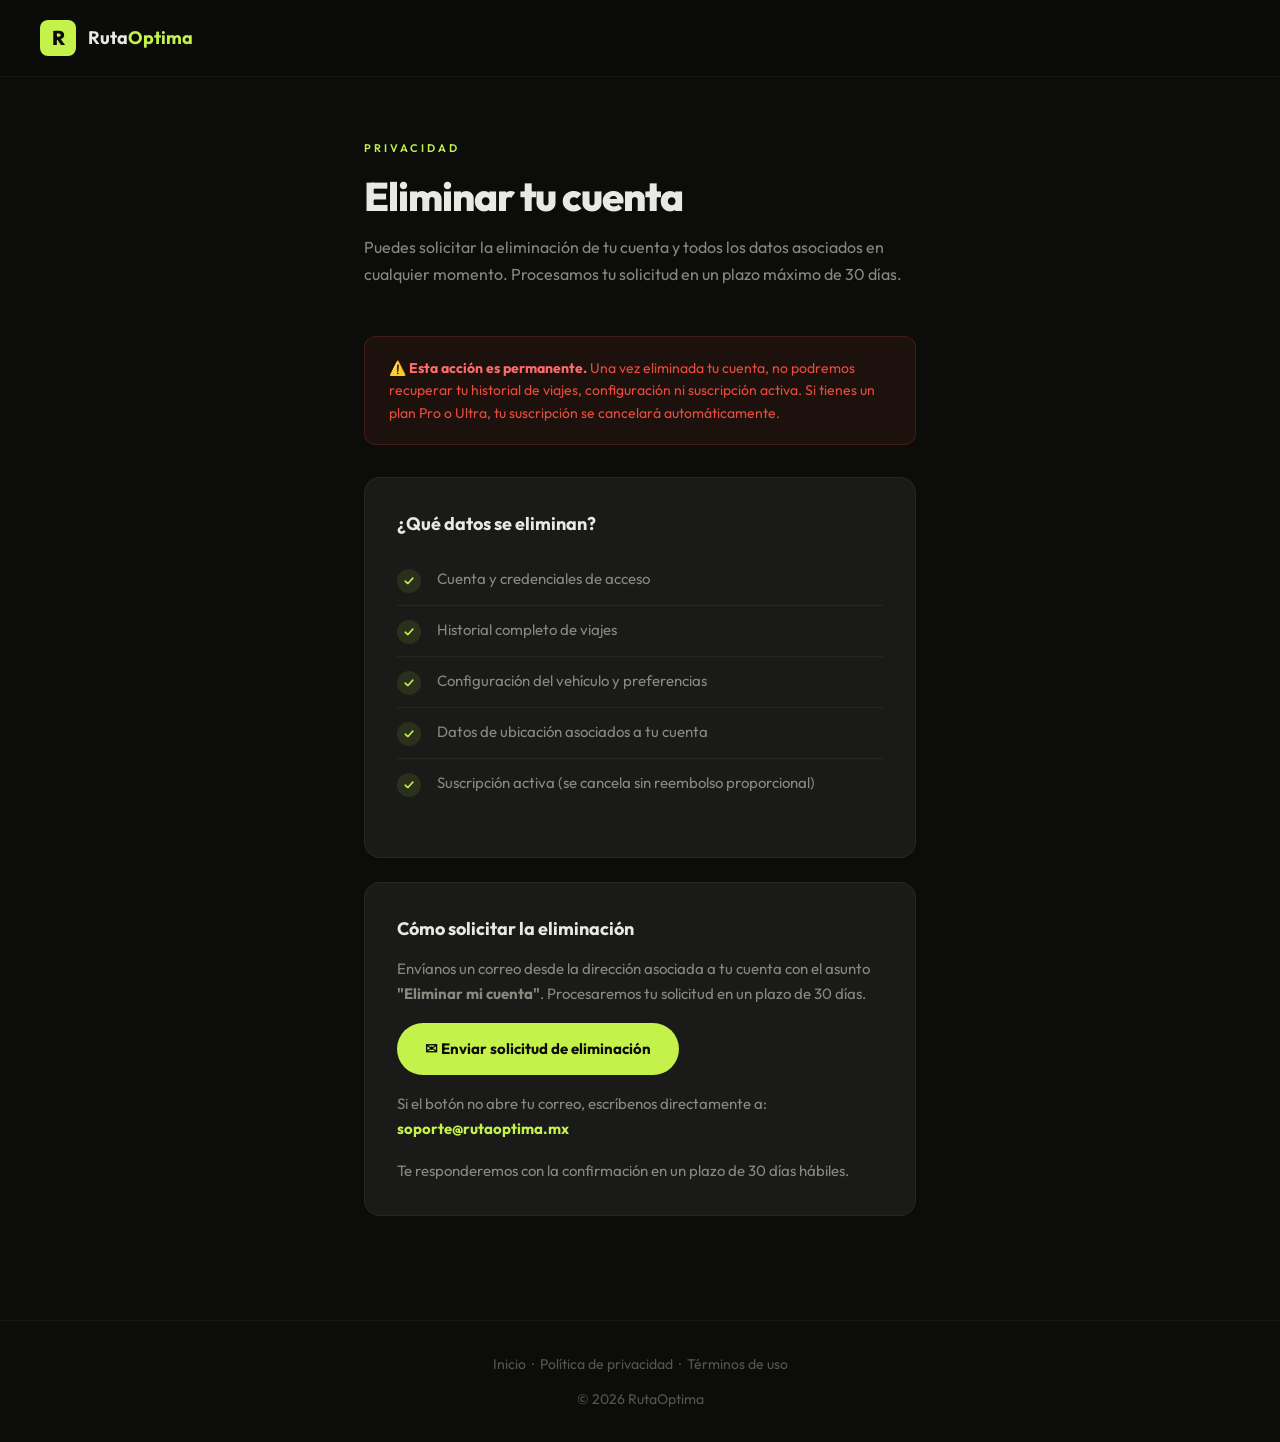
<file: eliminar-cuenta.html>
<!DOCTYPE html>
<html lang="es">
<head>
<meta charset="UTF-8">
<meta name="viewport" content="width=device-width, initial-scale=1.0">
<title>Eliminar cuenta — RutaOptima</title>
<link href="https://fonts.googleapis.com/css2?family=Outfit:wght@300;400;500;600;700;800&display=swap" rel="stylesheet">
<style>
  :root {
    --lime: #c5f24a;
    --black: #0c0c0b;
    --dark: #111110;
    --card: #1a1a18;
    --muted: #555550;
    --text: #e8e8e4;
  }
  *, *::before, *::after { box-sizing: border-box; margin: 0; padding: 0; }
  body {
    background: var(--black);
    color: var(--text);
    font-family: 'Outfit', sans-serif;
    font-size: 16px;
    line-height: 1.6;
    min-height: 100vh;
    display: flex;
    flex-direction: column;
  }
  nav {
    position: fixed;
    top: 0; left: 0; right: 0;
    z-index: 100;
    padding: 20px 40px;
    display: flex;
    align-items: center;
    justify-content: space-between;
    background: rgba(12,12,11,0.85);
    backdrop-filter: blur(12px);
    border-bottom: 1px solid rgba(255,255,255,0.05);
  }
  .logo {
    display: flex;
    align-items: center;
    gap: 12px;
    text-decoration: none;
  }
  .logo-icon {
    width: 36px; height: 36px;
    background: var(--lime);
    border-radius: 8px;
    display: flex;
    align-items: center;
    justify-content: center;
    font-weight: 800;
    font-size: 20px;
    color: var(--black);
  }
  .logo-text { font-weight: 700; font-size: 18px; color: var(--text); }
  .logo-text span { color: var(--lime); }

  main {
    flex: 1;
    max-width: 600px;
    margin: 0 auto;
    padding: 140px 24px 80px;
    width: 100%;
  }

  .page-label {
    font-weight: 600;
    font-size: 11px;
    letter-spacing: 3px;
    text-transform: uppercase;
    color: var(--lime);
    margin-bottom: 16px;
  }
  h1 {
    font-weight: 800;
    font-size: 40px;
    line-height: 1.1;
    letter-spacing: -1px;
    margin-bottom: 16px;
  }
  .subtitle {
    color: #888880;
    font-size: 16px;
    margin-bottom: 48px;
    line-height: 1.7;
  }

  .card {
    background: var(--card);
    border-radius: 16px;
    padding: 32px;
    border: 1px solid rgba(255,255,255,0.05);
    margin-bottom: 24px;
  }

  .card h2 {
    font-size: 18px;
    font-weight: 700;
    margin-bottom: 12px;
  }

  .card p {
    color: #888880;
    font-size: 15px;
    line-height: 1.7;
    margin-bottom: 16px;
  }

  .card p:last-child { margin-bottom: 0; }

  .steps-list {
    list-style: none;
    margin: 16px 0;
  }
  .steps-list li {
    display: flex;
    gap: 16px;
    align-items: flex-start;
    padding: 12px 0;
    border-bottom: 1px solid rgba(255,255,255,0.05);
    font-size: 15px;
    color: #888880;
  }
  .steps-list li:last-child { border-bottom: none; }
  .step-n {
    width: 24px; height: 24px;
    background: rgba(197,242,74,0.1);
    border-radius: 50%;
    display: flex;
    align-items: center;
    justify-content: center;
    font-size: 12px;
    font-weight: 700;
    color: var(--lime);
    flex-shrink: 0;
    margin-top: 2px;
  }

  .warning-box {
    background: rgba(231,76,60,0.08);
    border: 1px solid rgba(231,76,60,0.2);
    border-radius: 12px;
    padding: 20px 24px;
    margin-bottom: 32px;
  }
  .warning-box p {
    color: #e74c3c;
    font-size: 14px;
    line-height: 1.6;
    margin: 0;
  }
  .warning-box strong { color: #ff6b6b; }

  .btn-email {
    display: inline-flex;
    align-items: center;
    gap: 10px;
    background: var(--lime);
    color: var(--black);
    border: none;
    padding: 14px 28px;
    border-radius: 100px;
    font-weight: 700;
    font-size: 15px;
    cursor: pointer;
    text-decoration: none;
    transition: opacity 0.2s;
  }
  .btn-email:hover { opacity: 0.85; }

  .note {
    font-size: 13px;
    color: #555550;
    margin-top: 16px;
    line-height: 1.6;
  }

  footer {
    border-top: 1px solid rgba(255,255,255,0.05);
    padding: 32px 24px;
    text-align: center;
    color: var(--muted);
    font-size: 14px;
  }
  footer a { color: var(--muted); text-decoration: none; }
  footer a:hover { color: var(--text); }

  @media (max-width: 600px) {
    nav { padding: 16px 20px; }
    h1 { font-size: 32px; }
  }
</style>
</head>
<body>

<nav>
  <a href="index.html" class="logo">
    <div class="logo-icon">R</div>
    <span class="logo-text">Ruta<span>Optima</span></span>
  </a>
</nav>

<main>
  <div class="page-label">Privacidad</div>
  <h1>Eliminar tu cuenta</h1>
  <p class="subtitle">Puedes solicitar la eliminación de tu cuenta y todos los datos asociados en cualquier momento. Procesamos tu solicitud en un plazo máximo de 30 días.</p>

  <div class="warning-box">
    <p><strong>⚠️ Esta acción es permanente.</strong> Una vez eliminada tu cuenta, no podremos recuperar tu historial de viajes, configuración ni suscripción activa. Si tienes un plan Pro o Ultra, tu suscripción se cancelará automáticamente.</p>
  </div>

  <div class="card">
    <h2>¿Qué datos se eliminan?</h2>
    <ul class="steps-list">
      <li><span class="step-n">✓</span> Cuenta y credenciales de acceso</li>
      <li><span class="step-n">✓</span> Historial completo de viajes</li>
      <li><span class="step-n">✓</span> Configuración del vehículo y preferencias</li>
      <li><span class="step-n">✓</span> Datos de ubicación asociados a tu cuenta</li>
      <li><span class="step-n">✓</span> Suscripción activa (se cancela sin reembolso proporcional)</li>
    </ul>
  </div>

  <div class="card">
    <h2>Cómo solicitar la eliminación</h2>
    <p>Envíanos un correo desde la dirección asociada a tu cuenta con el asunto <strong>"Eliminar mi cuenta"</strong>. Procesaremos tu solicitud en un plazo de 30 días.</p>
    <a href="mailto:soporte@rutaoptima.mx?subject=Eliminar%20mi%20cuenta&body=Hola%2C%20solicito%20la%20eliminaci%C3%B3n%20de%20mi%20cuenta%20y%20todos%20los%20datos%20asociados." class="btn-email">
      ✉ Enviar solicitud de eliminación
    </a>
    <p class="note">Si el botón no abre tu correo, escríbenos directamente a: <strong style="color: var(--lime);">soporte@rutaoptima.mx</strong></p>
    <p class="note">Te responderemos con la confirmación en un plazo de 30 días hábiles.</p>
  </div>

</main>

<footer>
  <p style="margin-bottom:12px;">
    <a href="index.html">Inicio</a>
    &nbsp;·&nbsp;
    <a href="privacy.html">Política de privacidad</a>
    &nbsp;·&nbsp;
    <a href="terms.html">Términos de uso</a>
  </p>
  <p>© 2026 RutaOptima</p>
</footer>

</body>
</html>
</file>
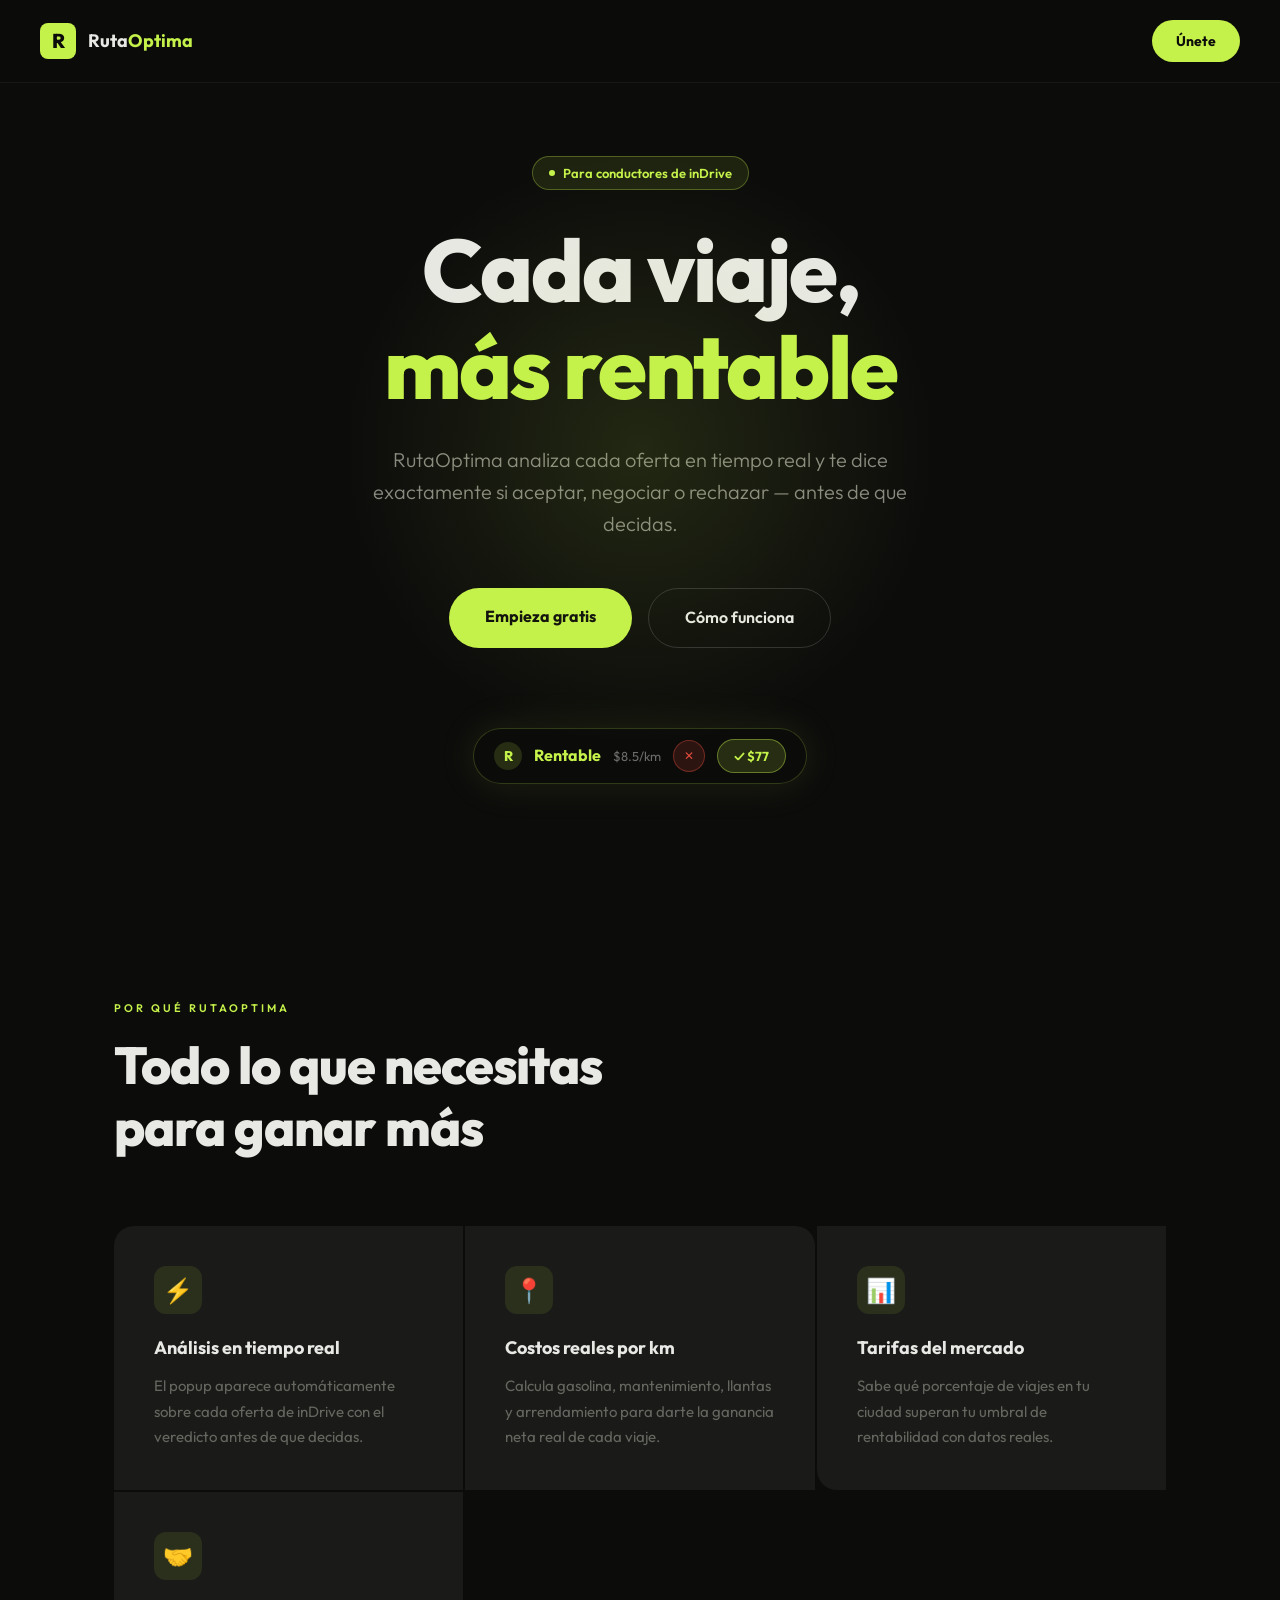
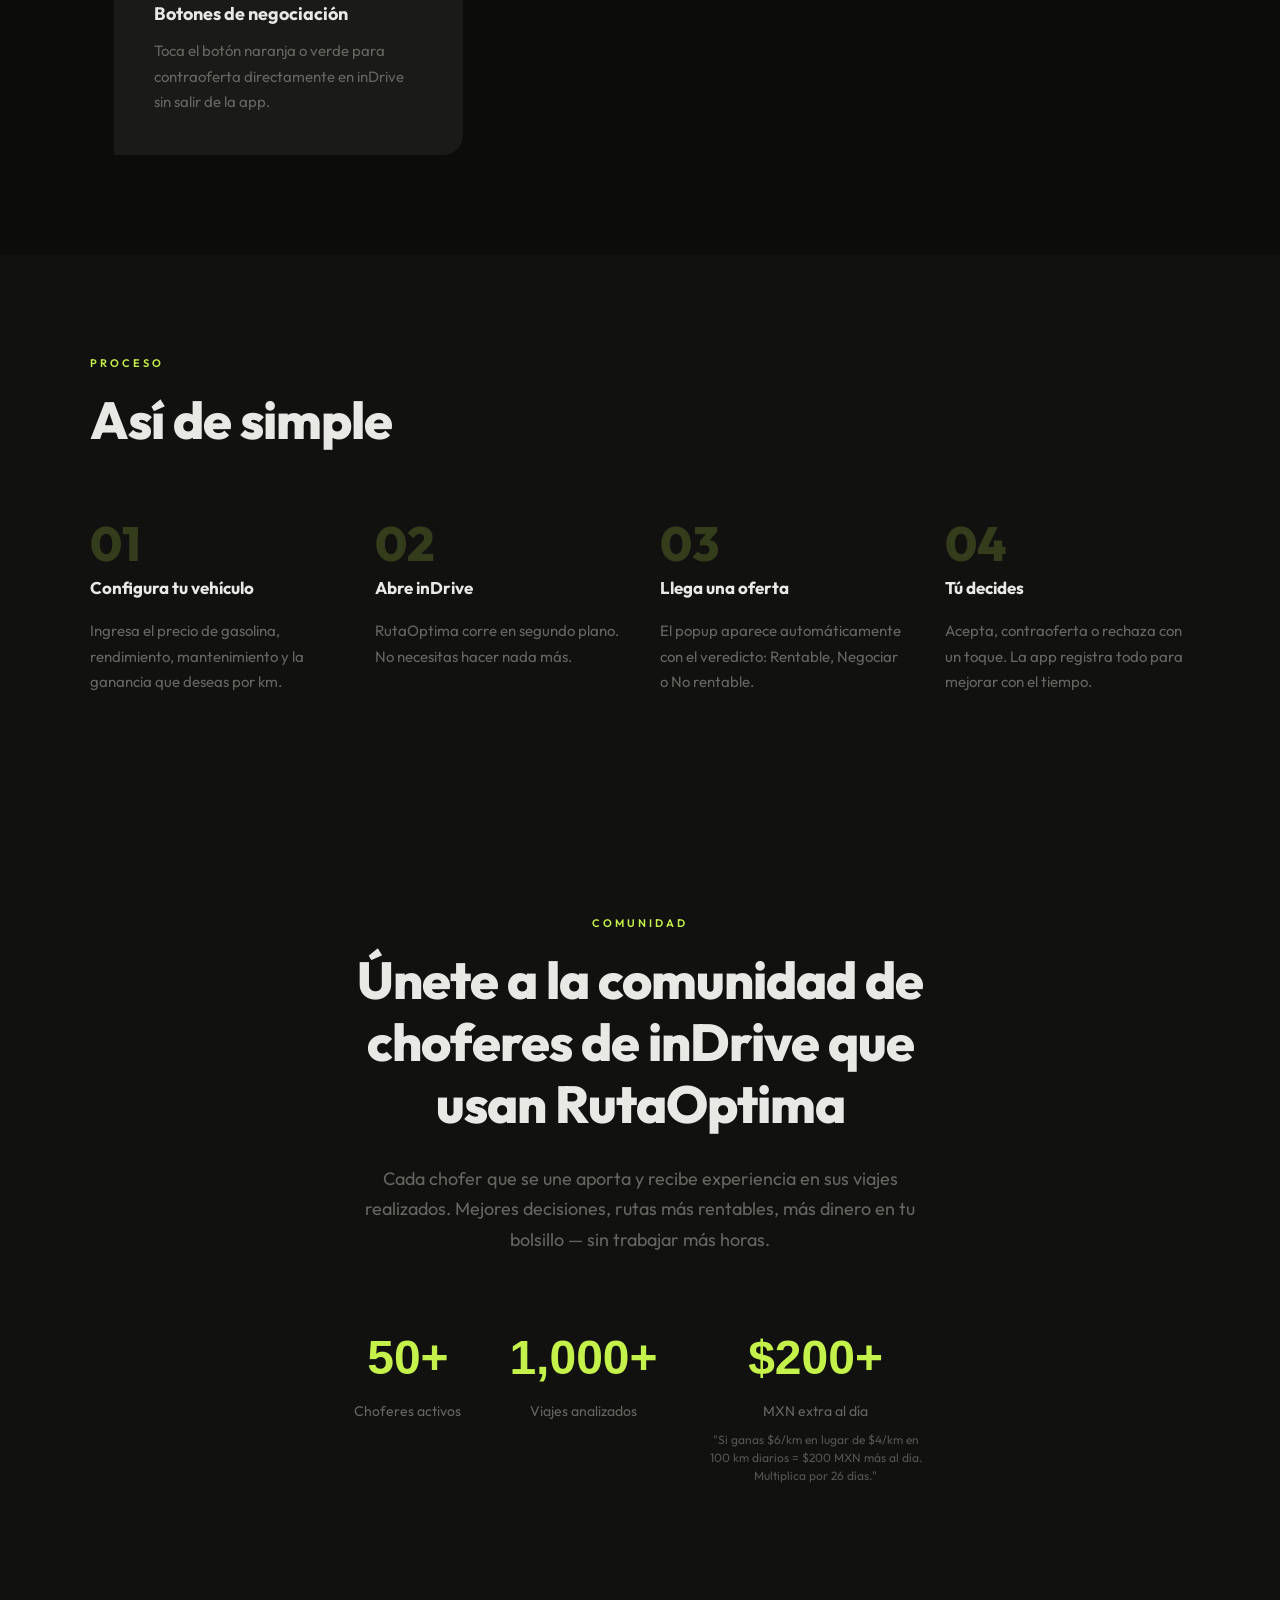
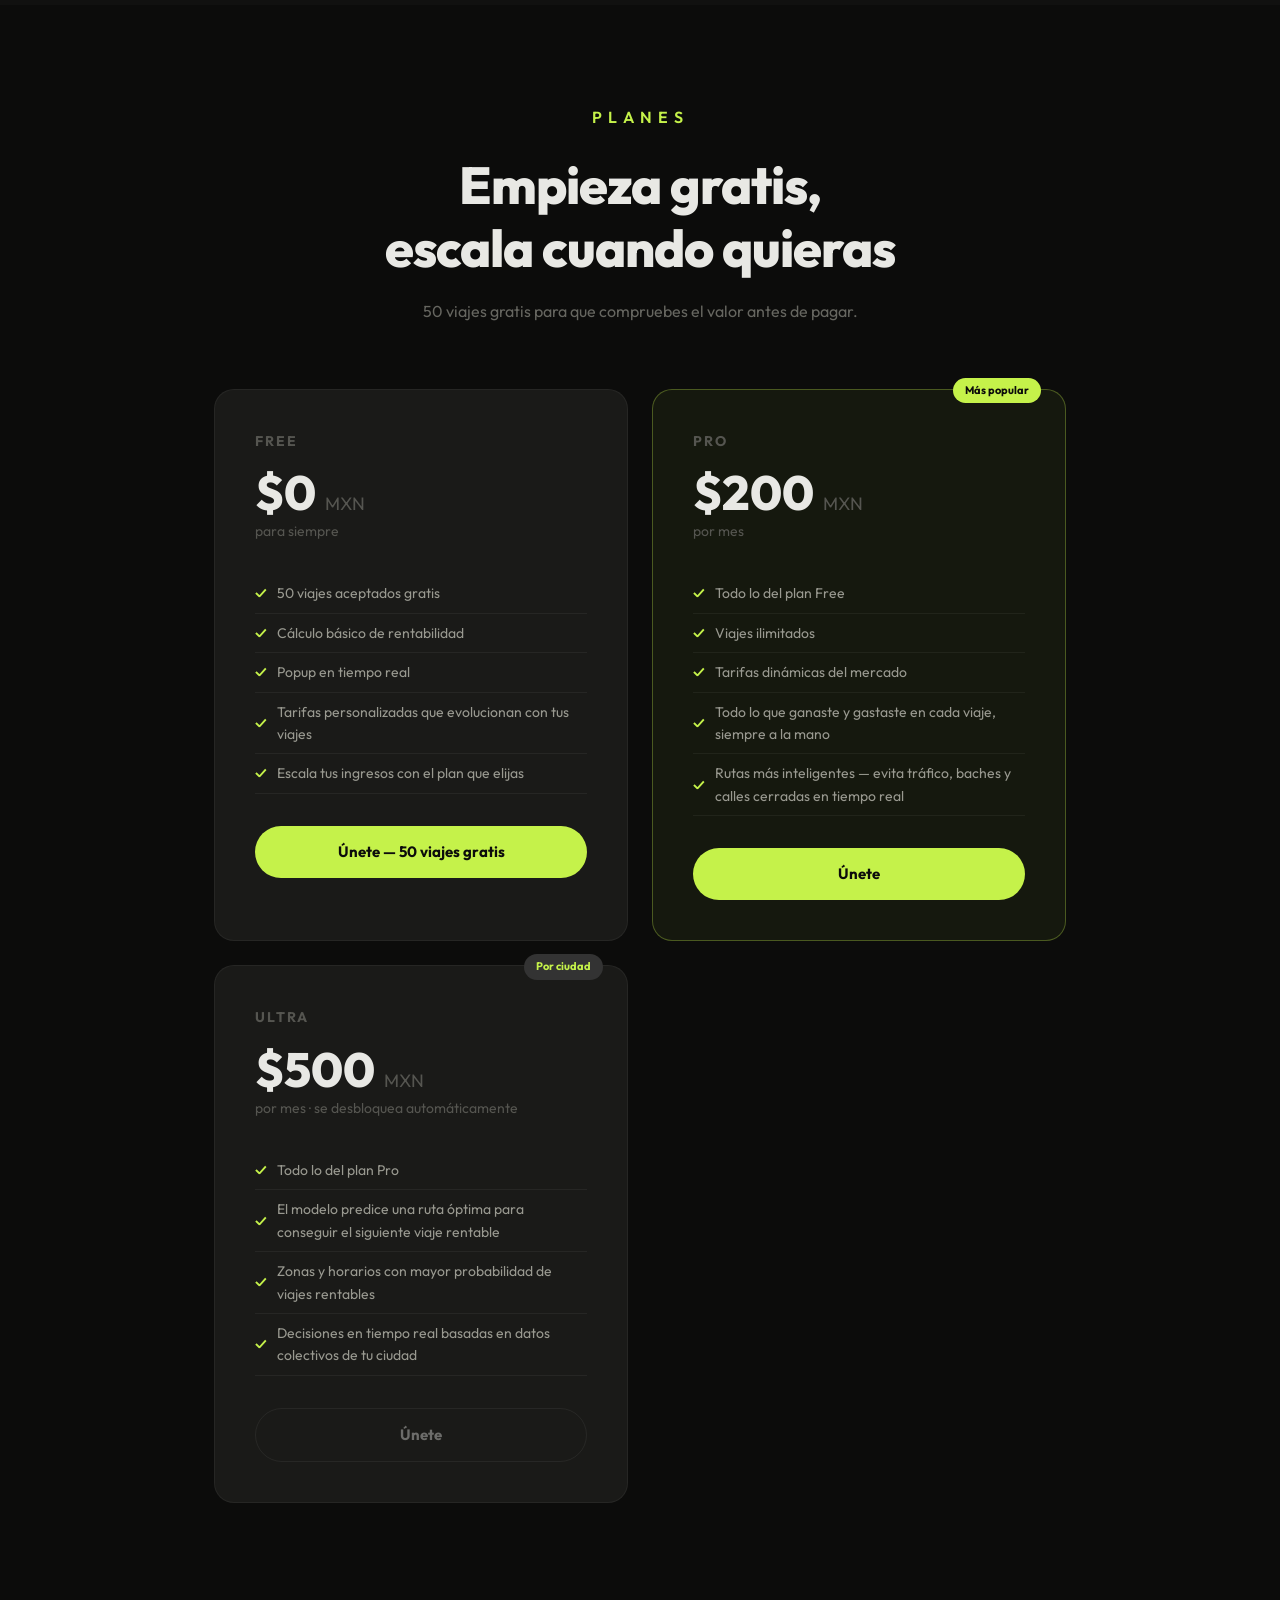
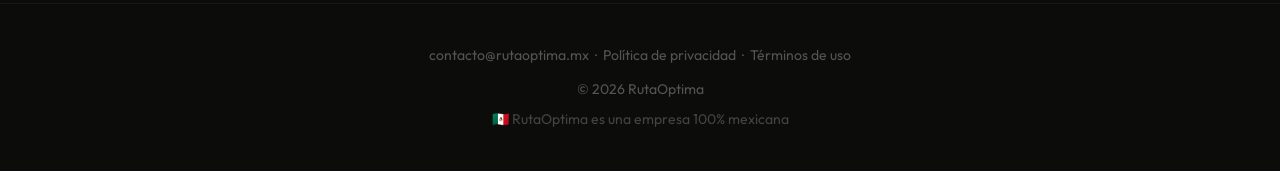
<file: index (5).html>
<!DOCTYPE html>
<html lang="es">
<head>
<meta charset="UTF-8">
<meta name="viewport" content="width=device-width, initial-scale=1.0">
<title>RutaOptima — Maximiza tus ganancias en inDrive</title>
<link href="https://fonts.googleapis.com/css2?family=Outfit:wght@300;400;500;600;700;800&display=swap" rel="stylesheet">
<style>
  :root {
    --lime: #c5f24a;
    --black: #0c0c0b;
    --dark: #111110;
    --card: #1a1a18;
    --muted: #555550;
    --text: #e8e8e4;
  }

  *, *::before, *::after { box-sizing: border-box; margin: 0; padding: 0; }

  html { scroll-behavior: smooth; }

  body {
    background: var(--black);
    color: var(--text);
    font-family: 'Outfit', sans-serif;
    font-size: 16px;
    line-height: 1.6;
    overflow-x: hidden;
  }

  /* ── NAV ── */
  nav {
    position: fixed;
    top: 0; left: 0; right: 0;
    z-index: 100;
    padding: 20px 40px;
    display: flex;
    align-items: center;
    justify-content: space-between;
    background: rgba(12,12,11,0.85);
    backdrop-filter: blur(12px);
    border-bottom: 1px solid rgba(255,255,255,0.05);
  }

  .logo {
    display: flex;
    align-items: center;
    gap: 12px;
    text-decoration: none;
  }

  .logo-icon {
    width: 36px; height: 36px;
    background: var(--lime);
    border-radius: 8px;
    display: flex;
    align-items: center;
    justify-content: center;
    font-family: 'Outfit', sans-serif;
    font-weight: 800;
    font-size: 20px;
    color: var(--black);
  }

  .logo-text {
    font-family: 'Outfit', sans-serif;
    font-weight: 700;
    font-size: 18px;
    color: var(--text);
  }

  .logo-text span { color: var(--lime); }

  .nav-cta {
    background: var(--lime);
    color: var(--black);
    border: none;
    padding: 10px 24px;
    border-radius: 100px;
    font-family: 'Outfit', sans-serif;
    font-weight: 700;
    font-size: 14px;
    cursor: pointer;
    text-decoration: none;
    transition: opacity 0.2s;
  }

  .nav-cta:hover { opacity: 0.85; }

  /* ── HERO ── */
  .hero {
    min-height: 100vh;
    display: flex;
    flex-direction: column;
    align-items: center;
    justify-content: center;
    text-align: center;
    padding: 120px 24px 80px;
    position: relative;
    overflow: hidden;
  }

  .hero::before {
    content: '';
    position: absolute;
    width: 600px; height: 600px;
    background: radial-gradient(circle, rgba(197,242,74,0.12) 0%, transparent 70%);
    top: 50%; left: 50%;
    transform: translate(-50%, -50%);
    pointer-events: none;
  }

  .hero-badge {
    display: inline-flex;
    align-items: center;
    gap: 8px;
    background: rgba(197,242,74,0.1);
    border: 1px solid rgba(197,242,74,0.3);
    border-radius: 100px;
    padding: 6px 16px;
    font-size: 13px;
    color: var(--lime);
    margin-bottom: 32px;
    font-family: 'Outfit', sans-serif;
    font-weight: 600;
  }

  .hero-badge::before {
    content: '';
    width: 6px; height: 6px;
    background: var(--lime);
    border-radius: 50%;
    animation: pulse 2s infinite;
  }

  @keyframes pulse {
    0%, 100% { opacity: 1; transform: scale(1); }
    50% { opacity: 0.5; transform: scale(0.8); }
  }

  h1 {
    font-family: 'Outfit', sans-serif;
    font-weight: 800;
    font-size: clamp(42px, 7vw, 88px);
    line-height: 1.1;
    letter-spacing: -2px;
    margin-bottom: 24px;
    max-width: 900px;
    padding-bottom: 4px;
  }

  h1 em {
    font-style: normal;
    color: var(--lime);
  }

  .hero-sub {
    font-size: clamp(16px, 2.5vw, 20px);
    color: #888880;
    max-width: 560px;
    margin-bottom: 48px;
    font-weight: 300;
  }

  .hero-actions {
    display: flex;
    gap: 16px;
    flex-wrap: wrap;
    justify-content: center;
  }

  .btn-primary {
    background: var(--lime);
    color: var(--black);
    border: none;
    padding: 16px 36px;
    border-radius: 100px;
    font-family: 'Outfit', sans-serif;
    font-weight: 700;
    font-size: 16px;
    cursor: pointer;
    text-decoration: none;
    transition: transform 0.2s, opacity 0.2s;
    display: inline-block;
  }

  .btn-primary:hover { transform: translateY(-2px); opacity: 0.9; }

  .btn-ghost {
    background: transparent;
    color: var(--text);
    border: 1px solid rgba(255,255,255,0.15);
    padding: 16px 36px;
    border-radius: 100px;
    font-family: 'Outfit', sans-serif;
    font-weight: 600;
    font-size: 16px;
    cursor: pointer;
    text-decoration: none;
    transition: border-color 0.2s;
    display: inline-block;
  }

  .btn-ghost:hover { border-color: rgba(255,255,255,0.4); }

  /* ── POPUP PREVIEW ── */
  .popup-preview {
    margin-top: 80px;
    display: flex;
    justify-content: center;
  }

  .popup-demo {
    background: rgba(12,12,11,0.95);
    border: 1px solid rgba(197,242,74,0.2);
    border-radius: 100px;
    padding: 10px 20px;
    display: inline-flex;
    align-items: center;
    gap: 12px;
    box-shadow: 0 0 40px rgba(197,242,74,0.1);
    animation: float 3s ease-in-out infinite;
  }

  @keyframes float {
    0%, 100% { transform: translateY(0); }
    50% { transform: translateY(-8px); }
  }

  .popup-r {
    width: 28px; height: 28px;
    background: rgba(197,242,74,0.15);
    border-radius: 50%;
    display: flex;
    align-items: center;
    justify-content: center;
    font-family: 'Outfit', sans-serif;
    font-weight: 800;
    font-size: 14px;
    color: var(--lime);
  }

  .popup-verdict {
    font-family: 'Outfit', sans-serif;
    font-weight: 700;
    font-size: 16px;
    color: var(--lime);
  }

  .popup-km {
    font-size: 13px;
    color: rgba(255,255,255,0.4);
  }

  .popup-btn-reject {
    width: 32px; height: 32px;
    border-radius: 50%;
    background: rgba(231,76,60,0.15);
    border: 1px solid rgba(231,76,60,0.4);
    color: #e74c3c;
    display: flex;
    align-items: center;
    justify-content: center;
    font-size: 12px;
  }

  .popup-btn-accept {
    background: rgba(197,242,74,0.15);
    border: 1px solid rgba(197,242,74,0.4);
    color: var(--lime);
    padding: 6px 16px;
    border-radius: 100px;
    font-family: 'Outfit', sans-serif;
    font-weight: 700;
    font-size: 13px;
  }

  /* ── FEATURES ── */
  .section {
    padding: 100px 24px;
    max-width: 1100px;
    margin: 0 auto;
  }

  .section-label {
    font-family: 'Outfit', sans-serif;
    font-weight: 600;
    font-size: 11px;
    letter-spacing: 3px;
    text-transform: uppercase;
    color: var(--lime);
    margin-bottom: 16px;
  }

  .section-title {
    font-family: 'Outfit', sans-serif;
    font-weight: 800;
    font-size: clamp(32px, 5vw, 52px);
    line-height: 1.2;
    letter-spacing: -1px;
    margin-bottom: 64px;
    max-width: 600px;
    padding-bottom: 4px;
  }

  .features-grid {
    display: grid;
    grid-template-columns: repeat(auto-fit, minmax(300px, 1fr));
    gap: 2px;
  }

  .feature-card {
    background: var(--card);
    padding: 40px;
    transition: background 0.2s;
  }

  .feature-card:hover { background: #1f1f1d; }

  .feature-card:first-child { border-radius: 20px 0 0 0; }
  .feature-card:nth-child(2) { border-radius: 0 20px 0 0; }
  .feature-card:nth-child(3) { border-radius: 0 0 0 20px; }
  .feature-card:last-child { border-radius: 0 0 20px 0; }

  .feature-icon {
    width: 48px; height: 48px;
    background: rgba(197,242,74,0.1);
    border-radius: 12px;
    display: flex;
    align-items: center;
    justify-content: center;
    font-size: 24px;
    margin-bottom: 20px;
  }

  .feature-title {
    font-family: 'Outfit', sans-serif;
    font-weight: 700;
    font-size: 18px;
    margin-bottom: 10px;
  }

  .feature-desc {
    color: #666660;
    font-size: 15px;
    line-height: 1.7;
  }

  /* ── HOW IT WORKS ── */
  .how-section {
    padding: 100px 24px 120px;
    background: var(--dark);
    overflow: visible;
  }

  .how-inner {
    max-width: 1100px;
    margin: 0 auto;
    overflow: visible;
  }

  .steps {
    display: grid;
    grid-template-columns: repeat(auto-fit, minmax(220px, 1fr));
    gap: 40px;
    margin-top: 64px;
    overflow: visible;
  }

  .step {
    display: flex;
    flex-direction: column;
    gap: 16px;
    overflow: visible;
  }

  .step-num {
    font-family: 'Outfit', sans-serif;
    font-weight: 800;
    font-size: 48px;
    color: rgba(197,242,74,0.2);
    line-height: 1;
  }

  .step-title {
    font-family: 'Outfit', sans-serif;
    font-weight: 700;
    font-size: 17px;
    line-height: 1.5;
    padding-bottom: 10px;
    overflow: visible;
  }

  .step {
    display: flex;
    flex-direction: column;
    gap: 8px;
    overflow: visible;
  }

  .step-desc {
    color: #666660;
    font-size: 15px;
    line-height: 1.7;
  }

  /* ── PRICING ── */
  .pricing-section {
    padding: 100px 24px;
    max-width: 900px;
    margin: 0 auto;
    text-align: center;
  }

  .pricing-cards {
    display: grid;
    grid-template-columns: repeat(auto-fit, minmax(280px, 1fr));
    gap: 24px;
    margin-top: 64px;
    text-align: left;
  }

  .pricing-card {
    background: var(--card);
    border-radius: 20px;
    padding: 40px;
    border: 1px solid rgba(255,255,255,0.05);
    position: relative;
    transition: transform 0.2s;
  }

  .pricing-card:hover { transform: translateY(-4px); }

  .pricing-card.featured {
    border-color: rgba(197,242,74,0.3);
    background: rgba(197,242,74,0.05);
  }

  .pricing-badge {
    position: absolute;
    top: -12px; right: 24px;
    background: var(--lime);
    color: var(--black);
    font-family: 'Outfit', sans-serif;
    font-weight: 700;
    font-size: 11px;
    padding: 4px 12px;
    border-radius: 100px;
  }

  .pricing-plan {
    font-family: 'Outfit', sans-serif;
    font-weight: 700;
    font-size: 14px;
    color: var(--muted);
    text-transform: uppercase;
    letter-spacing: 2px;
    margin-bottom: 16px;
  }

  .pricing-price {
    font-family: 'Outfit', sans-serif;
    font-weight: 800;
    font-size: 48px;
    line-height: 1;
    margin-bottom: 4px;
  }

  .pricing-price span {
    font-size: 18px;
    font-weight: 400;
    color: var(--muted);
  }

  .pricing-period {
    font-size: 14px;
    color: var(--muted);
    margin-bottom: 32px;
  }

  .pricing-features {
    list-style: none;
    margin-bottom: 32px;
  }

  .pricing-features li {
    padding: 8px 0;
    border-bottom: 1px solid rgba(255,255,255,0.05);
    font-size: 14px;
    display: flex;
    align-items: center;
    gap: 10px;
    color: #999990;
  }

  .pricing-features li::before {
    content: '✓';
    color: var(--lime);
    font-weight: 700;
    flex-shrink: 0;
  }

  .pricing-cta {
    display: block;
    text-align: center;
    padding: 14px;
    border-radius: 100px;
    font-family: 'Outfit', sans-serif;
    font-weight: 700;
    font-size: 15px;
    text-decoration: none;
    transition: opacity 0.2s;
  }

  .pricing-cta.lime {
    background: var(--lime);
    color: var(--black);
  }

  .pricing-cta.outline {
    border: 1px solid rgba(255,255,255,0.15);
    color: var(--text);
  }

  .pricing-cta:hover { opacity: 0.85; }

  /* ── FOOTER ── */
  footer {
    border-top: 1px solid rgba(255,255,255,0.05);
    padding: 40px 24px;
    text-align: center;
    color: var(--muted);
    font-size: 14px;
  }

  footer a { color: var(--muted); text-decoration: none; }
  footer a:hover { color: var(--text); }

  /* ── RESPONSIVE ── */
  @media (max-width: 600px) {
    nav { padding: 16px 20px; }
    .hero { padding: 100px 20px 60px; }
    .section { padding: 60px 20px; }
  }
</style>
</head>
<body>

<!-- NAV -->
<nav>
  <a href="#" class="logo">
    <div class="logo-icon">R</div>
    <span class="logo-text">Ruta<span>Optima</span></span>
  </a>
  <a href="#precios" class="nav-cta">Únete</a>
</nav>

<!-- HERO -->
<section class="hero">
  <div class="hero-badge">Para conductores de inDrive</div>
  <h1>Cada viaje,<br><em>más rentable</em></h1>
  <p class="hero-sub">RutaOptima analiza cada oferta en tiempo real y te dice exactamente si aceptar, negociar o rechazar — antes de que decidas.</p>
  <div class="hero-actions">
    <a href="#precios" class="btn-primary">Empieza gratis</a>
    <a href="#como-funciona" class="btn-ghost">Cómo funciona</a>
  </div>

  <!-- Popup demo flotante -->
  <div class="popup-preview">
    <div class="popup-demo">
      <div class="popup-r">R</div>
      <span class="popup-verdict">Rentable</span>
      <span class="popup-km">$8.5/km</span>
      <div class="popup-btn-reject">✕</div>
      <div class="popup-btn-accept">✓ $77</div>
    </div>
  </div>
</section>

<!-- FEATURES -->
<section class="section">
  <div class="section-label">Por qué RutaOptima</div>
  <h2 class="section-title">Todo lo que necesitas para ganar más</h2>
  <div class="features-grid">
    <div class="feature-card">
      <div class="feature-icon">⚡</div>
      <div class="feature-title">Análisis en tiempo real</div>
      <p class="feature-desc">El popup aparece automáticamente sobre cada oferta de inDrive con el veredicto antes de que decidas.</p>
    </div>
    <div class="feature-card">
      <div class="feature-icon">📍</div>
      <div class="feature-title">Costos reales por km</div>
      <p class="feature-desc">Calcula gasolina, mantenimiento, llantas y arrendamiento para darte la ganancia neta real de cada viaje.</p>
    </div>
    <div class="feature-card">
      <div class="feature-icon">📊</div>
      <div class="feature-title">Tarifas del mercado</div>
      <p class="feature-desc">Sabe qué porcentaje de viajes en tu ciudad superan tu umbral de rentabilidad con datos reales.</p>
    </div>
    <div class="feature-card">
      <div class="feature-icon">🤝</div>
      <div class="feature-title">Botones de negociación</div>
      <p class="feature-desc">Toca el botón naranja o verde para contraoferta directamente en inDrive sin salir de la app.</p>
    </div>
  </div>
</section>

<!-- HOW IT WORKS -->
<section class="how-section" id="como-funciona">
  <div class="how-inner">
    <div class="section-label">Proceso</div>
    <h2 class="section-title">Así de simple</h2>
    <div class="steps">
      <div class="step">
        <div class="step-num">01</div>
        <div class="step-title">Configura tu vehículo</div>
        <p class="step-desc">Ingresa el precio de gasolina, rendimiento, mantenimiento y la ganancia que deseas por km.</p>
      </div>
      <div class="step">
        <div class="step-num">02</div>
        <div class="step-title">Abre inDrive</div>
        <p class="step-desc">RutaOptima corre en segundo plano. No necesitas hacer nada más.</p>
      </div>
      <div class="step">
        <div class="step-num">03</div>
        <div class="step-title">Llega una oferta</div>
        <p class="step-desc">El popup aparece automáticamente con el veredicto: Rentable, Negociar o No rentable.</p>
      </div>
      <div class="step">
        <div class="step-num">04</div>
        <div class="step-title">Tú decides</div>
        <p class="step-desc">Acepta, contraoferta o rechaza con un toque. La app registra todo para mejorar con el tiempo.</p>
      </div>
    </div>
  </div>
</section>

<!-- COMMUNITY -->
<section class="how-section">
  <div class="how-inner" style="text-align:center;">
    <div class="section-label">Comunidad</div>
    <h2 class="section-title" style="margin: 0 auto 24px;">Únete a la comunidad de choferes de inDrive que usan RutaOptima</h2>
    <p style="color:#666660; font-size:18px; max-width:560px; margin:0 auto 64px; line-height:1.7;">Cada chofer que se une aporta y recibe experiencia en sus viajes realizados. Mejores decisiones, rutas más rentables, más dinero en tu bolsillo — sin trabajar más horas.</p>
    <div style="display:flex; justify-content:center; gap:48px; flex-wrap:wrap;">
      <div style="text-align:center;">
        <div style="font-family:'Syne',sans-serif; font-weight:800; font-size:48px; color:var(--lime);">50+</div>
        <div style="color:#666660; font-size:14px; margin-top:4px;">Choferes activos</div>
      </div>
      <div style="text-align:center;">
        <div style="font-family:'Syne',sans-serif; font-weight:800; font-size:48px; color:var(--lime);">1,000+</div>
        <div style="color:#666660; font-size:14px; margin-top:4px;">Viajes analizados</div>
      </div>
      <div style="text-align:center; max-width:220px;">
        <div style="font-family:'Syne',sans-serif; font-weight:800; font-size:48px; color:var(--lime);">$200+</div>
        <div style="color:#666660; font-size:14px; margin-top:4px;">MXN extra al día</div>
        <div style="color:#555550; font-size:12px; margin-top:8px; line-height:1.5;">"Si ganas $6/km en lugar de $4/km en 100 km diarios = $200 MXN más al día. Multiplica por 26 días."</div>
      </div>
    </div>
  </div>
</section>

<!-- PRICING -->
<section class="pricing-section" id="precios">
  <div class="section-label" style="font-size:16px; letter-spacing:6px; text-align:center; margin-bottom:24px;">Planes</div>
  <h2 class="section-title" style="margin: 0 auto 16px; text-align:center;">Empieza gratis,<br>escala cuando quieras</h2>
  <p style="color:#666660; margin-bottom:0; text-align:center;">50 viajes gratis para que compruebes el valor antes de pagar.</p>
  <div class="pricing-cards">

    <!-- Free -->
    <div class="pricing-card">
      <div class="pricing-plan">Free</div>
      <div class="pricing-price">$0 <span>MXN</span></div>
      <div class="pricing-period">para siempre</div>
      <ul class="pricing-features">
        <li>50 viajes aceptados gratis</li>
        <li>Cálculo básico de rentabilidad</li>
        <li>Popup en tiempo real</li>
        <li>Tarifas personalizadas que evolucionan con tus viajes</li>
        <li>Escala tus ingresos con el plan que elijas</li>
      </ul>
      <a href="#" class="pricing-cta lime">Únete — 50 viajes gratis</a>
    </div>

    <!-- Pro Mensual -->
    <div class="pricing-card featured">
      <div class="pricing-badge">Más popular</div>
      <div class="pricing-plan">Pro</div>
      <div class="pricing-price">$200 <span>MXN</span></div>
      <div class="pricing-period">por mes</div>
      <ul class="pricing-features">
        <li>Todo lo del plan Free</li>
        <li>Viajes ilimitados</li>
        <li>Tarifas dinámicas del mercado</li>
        <li>Todo lo que ganaste y gastaste en cada viaje, siempre a la mano</li>
        <li>Rutas más inteligentes — evita tráfico, baches y calles cerradas en tiempo real</li>
      </ul>
      <a href="#precios" class="pricing-cta lime">Únete</a>
    </div>

    <!-- Ultra -->
    <div class="pricing-card">
      <div class="pricing-badge" style="background:#333; color:#c5f24a;">Por ciudad</div>
      <div class="pricing-plan">Ultra</div>
      <div class="pricing-price">$500 <span>MXN</span></div>
      <div class="pricing-period">por mes · se desbloquea automáticamente</div>
      <ul class="pricing-features" style="margin-top:24px;">
        <li>Todo lo del plan Pro</li>
        <li>El modelo predice una ruta óptima para conseguir el siguiente viaje rentable</li>
        <li>Zonas y horarios con mayor probabilidad de viajes rentables</li>
        <li>Decisiones en tiempo real basadas en datos colectivos de tu ciudad</li>
      </ul>
      <a href="#" class="pricing-cta outline" id="btnUltra" style="pointer-events:none; opacity:0.4;">Únete</a>
    </div>

  </div>
</section>

<!-- FOOTER -->
<footer>
  <p style="margin-bottom:12px;">
    <a href="mailto:contacto@rutaoptima.mx">contacto@rutaoptima.mx</a>
    &nbsp;·&nbsp;
    <a href="#">Política de privacidad</a>
    &nbsp;·&nbsp;
    <a href="#">Términos de uso</a>
  </p>
  <p>© 2026 RutaOptima</p>
  <p style="margin-top:8px; color:#444440;">🇲🇽 RutaOptima es una empresa 100% mexicana</p>
</footer>

</body>
</html>
</file>
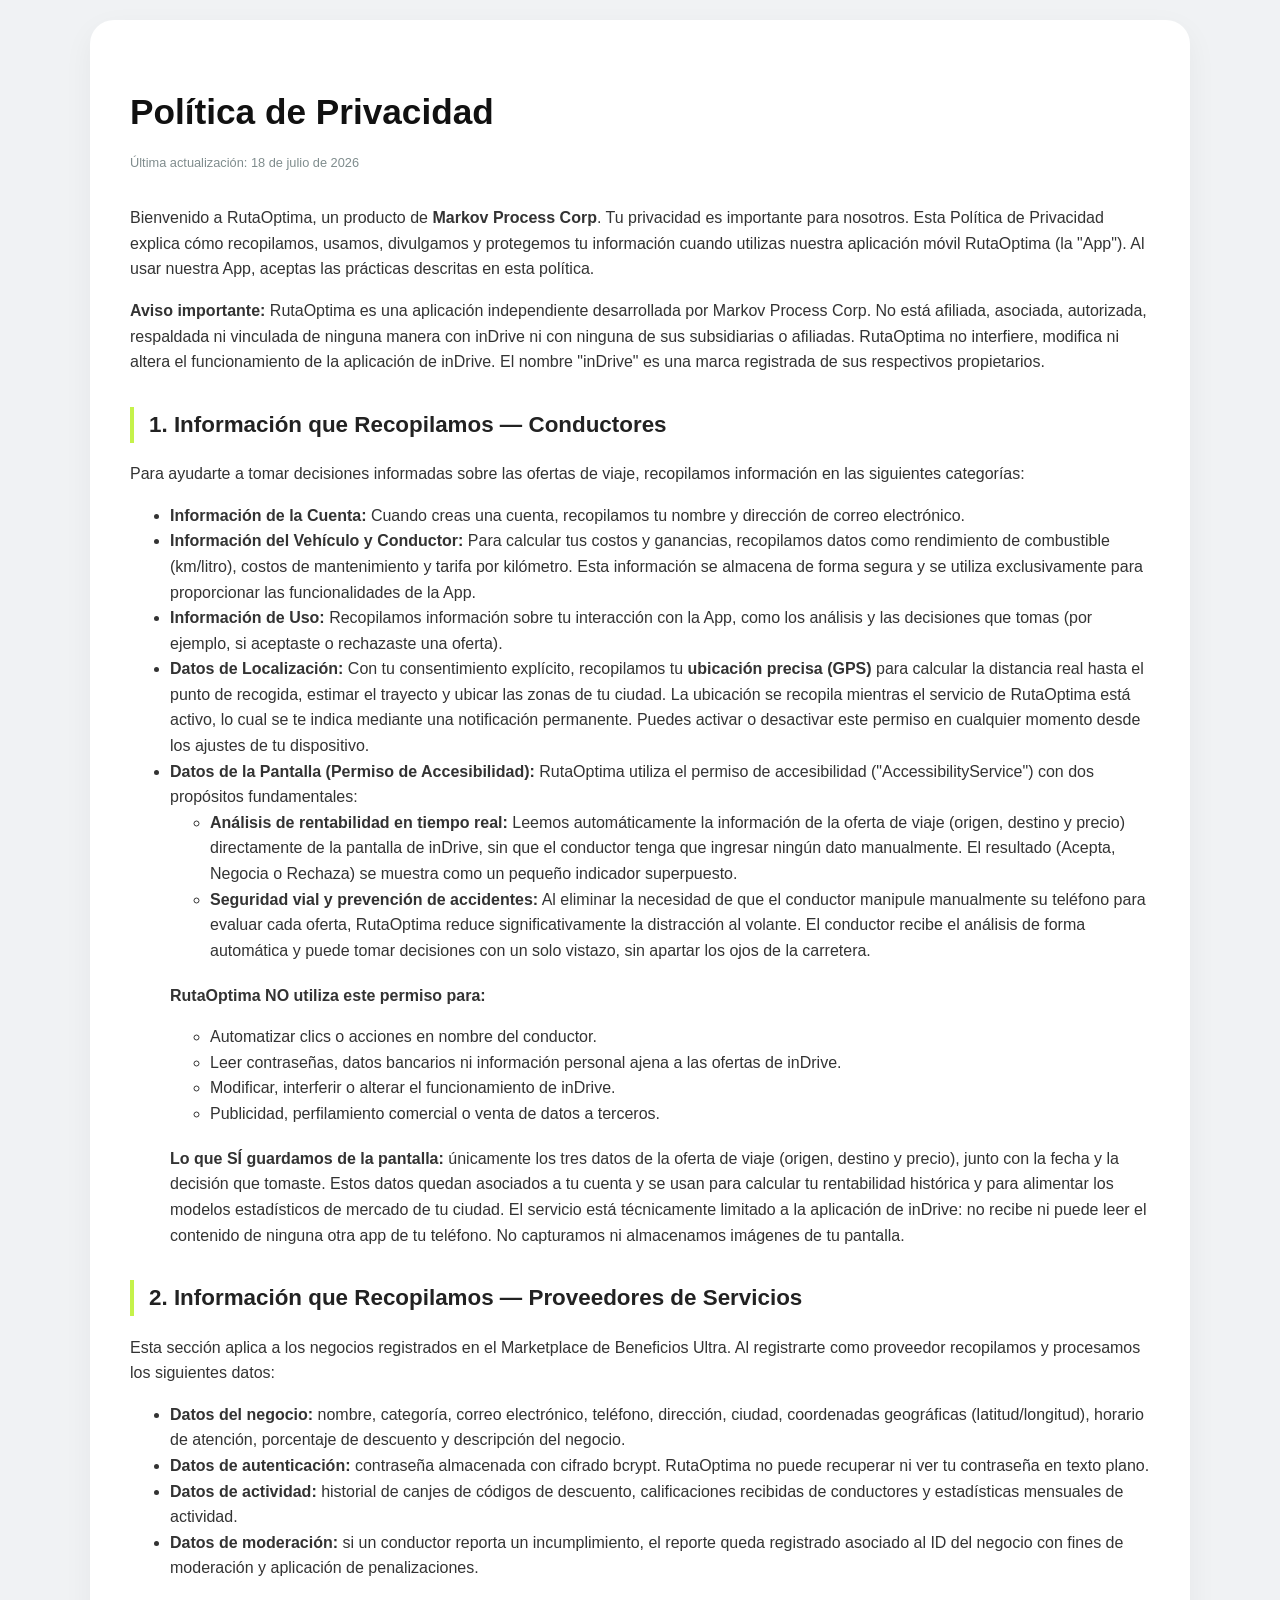
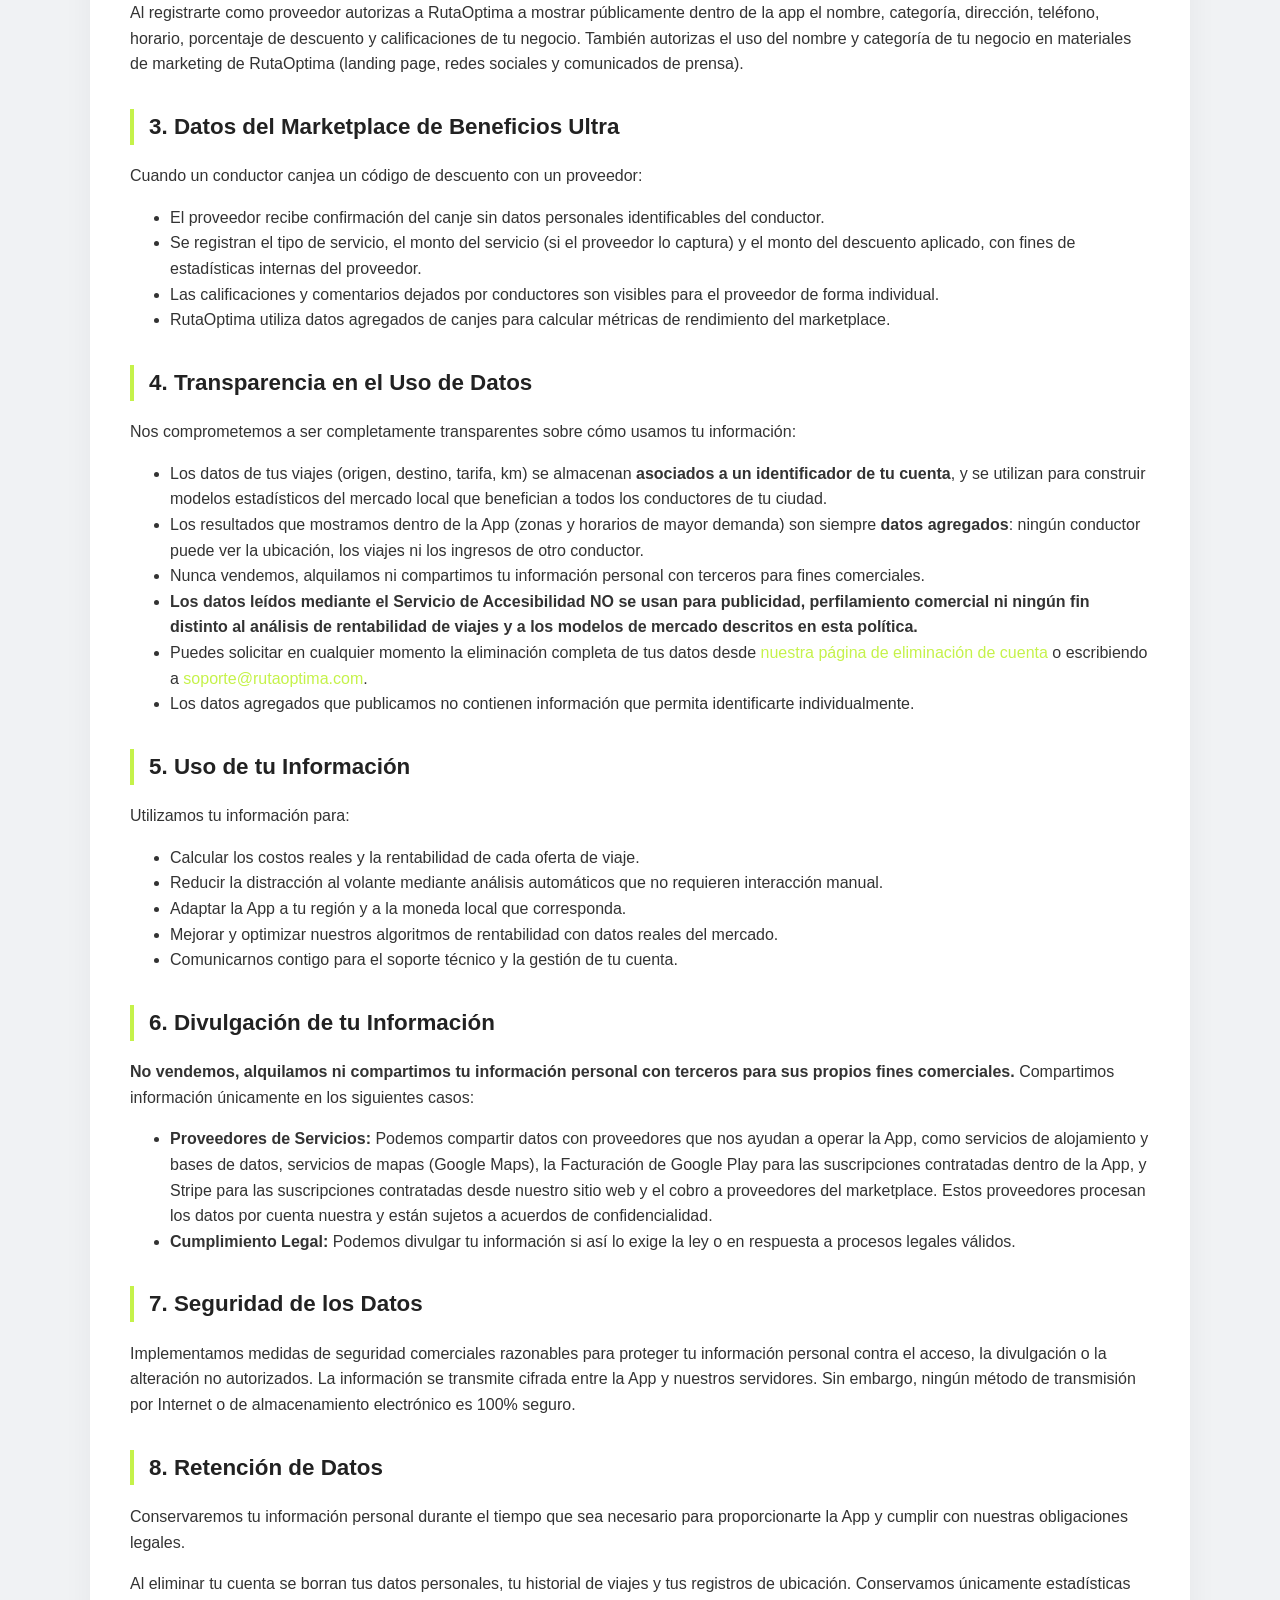
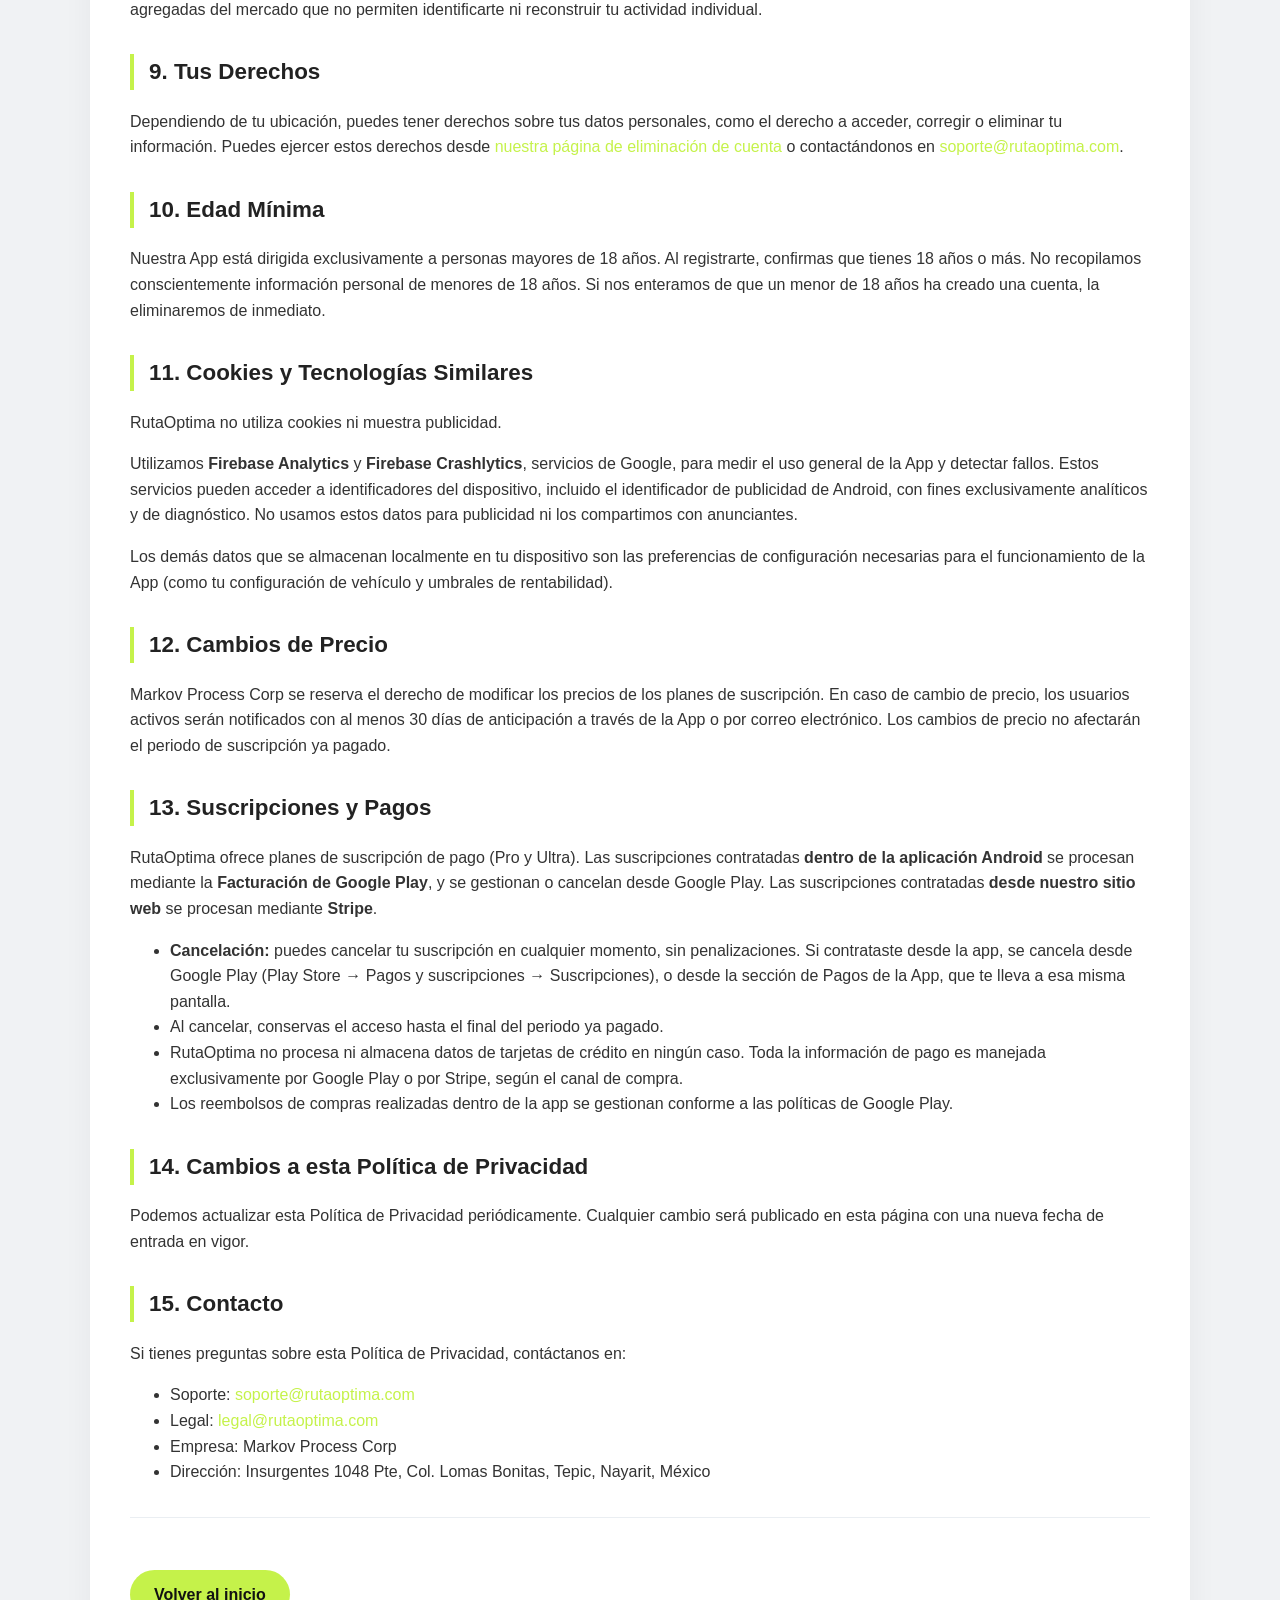
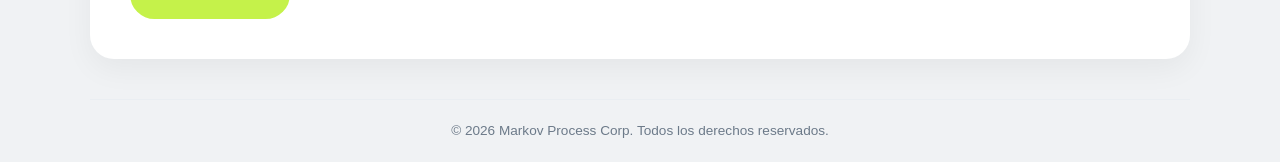
<file: privacy.html>
<!DOCTYPE html>
<html lang="es">
<head>
    <meta charset="UTF-8">
    <meta name="viewport" content="width=device-width, initial-scale=1.0, user-scalable=yes">
    <title>Política de Privacidad | RutaOptima</title>
    <link rel="stylesheet" href="style.css">
</head>
<body>
<div class="container">
    <h1>Política de Privacidad</h1>
    <p class="meta">Última actualización: 18 de julio de 2026</p>
    <p>Bienvenido a RutaOptima, un producto de <strong>Markov Process Corp</strong>. Tu privacidad es importante para nosotros. Esta Política de Privacidad explica cómo recopilamos, usamos, divulgamos y protegemos tu información cuando utilizas nuestra aplicación móvil RutaOptima (la "App"). Al usar nuestra App, aceptas las prácticas descritas en esta política.</p>

    <p><strong>Aviso importante:</strong> RutaOptima es una aplicación independiente desarrollada por Markov Process Corp. No está afiliada, asociada, autorizada, respaldada ni vinculada de ninguna manera con inDrive ni con ninguna de sus subsidiarias o afiliadas. RutaOptima no interfiere, modifica ni altera el funcionamiento de la aplicación de inDrive. El nombre "inDrive" es una marca registrada de sus respectivos propietarios.</p>

    <h2>1. Información que Recopilamos — Conductores</h2>
    <p>Para ayudarte a tomar decisiones informadas sobre las ofertas de viaje, recopilamos información en las siguientes categorías:</p>
    <ul>
        <li><strong>Información de la Cuenta:</strong> Cuando creas una cuenta, recopilamos tu nombre y dirección de correo electrónico.</li>
        <li><strong>Información del Vehículo y Conductor:</strong> Para calcular tus costos y ganancias, recopilamos datos como rendimiento de combustible (km/litro), costos de mantenimiento y tarifa por kilómetro. Esta información se almacena de forma segura y se utiliza exclusivamente para proporcionar las funcionalidades de la App.</li>
        <li><strong>Información de Uso:</strong> Recopilamos información sobre tu interacción con la App, como los análisis y las decisiones que tomas (por ejemplo, si aceptaste o rechazaste una oferta).</li>
        <li><strong>Datos de Localización:</strong> Con tu consentimiento explícito, recopilamos tu <strong>ubicación precisa (GPS)</strong> para calcular la distancia real hasta el punto de recogida, estimar el trayecto y ubicar las zonas de tu ciudad. La ubicación se recopila mientras el servicio de RutaOptima está activo, lo cual se te indica mediante una notificación permanente. Puedes activar o desactivar este permiso en cualquier momento desde los ajustes de tu dispositivo.</li>
        <li>
            <strong>Datos de la Pantalla (Permiso de Accesibilidad):</strong> RutaOptima utiliza el permiso de accesibilidad ("AccessibilityService") con dos propósitos fundamentales:
            <ul>
                <li><strong>Análisis de rentabilidad en tiempo real:</strong> Leemos automáticamente la información de la oferta de viaje (origen, destino y precio) directamente de la pantalla de inDrive, sin que el conductor tenga que ingresar ningún dato manualmente. El resultado (Acepta, Negocia o Rechaza) se muestra como un pequeño indicador superpuesto.</li>
                <li><strong>Seguridad vial y prevención de accidentes:</strong> Al eliminar la necesidad de que el conductor manipule manualmente su teléfono para evaluar cada oferta, RutaOptima reduce significativamente la distracción al volante. El conductor recibe el análisis de forma automática y puede tomar decisiones con un solo vistazo, sin apartar los ojos de la carretera.</li>
            </ul>
            <p><strong>RutaOptima NO utiliza este permiso para:</strong></p>
            <ul>
                <li>Automatizar clics o acciones en nombre del conductor.</li>
                <li>Leer contraseñas, datos bancarios ni información personal ajena a las ofertas de inDrive.</li>
                <li>Modificar, interferir o alterar el funcionamiento de inDrive.</li>
                <li>Publicidad, perfilamiento comercial o venta de datos a terceros.</li>
            </ul>
            <p><strong>Lo que SÍ guardamos de la pantalla:</strong> únicamente los tres datos de la oferta de viaje (origen, destino y precio), junto con la fecha y la decisión que tomaste. Estos datos quedan asociados a tu cuenta y se usan para calcular tu rentabilidad histórica y para alimentar los modelos estadísticos de mercado de tu ciudad. El servicio está técnicamente limitado a la aplicación de inDrive: no recibe ni puede leer el contenido de ninguna otra app de tu teléfono. No capturamos ni almacenamos imágenes de tu pantalla.</p>
        </li>
    </ul>

    <!-- ── NUEVO: Sección proveedores ── -->
    <h2>2. Información que Recopilamos — Proveedores de Servicios</h2>
    <p>Esta sección aplica a los negocios registrados en el Marketplace de Beneficios Ultra. Al registrarte como proveedor recopilamos y procesamos los siguientes datos:</p>
    <ul>
        <li><strong>Datos del negocio:</strong> nombre, categoría, correo electrónico, teléfono, dirección, ciudad, coordenadas geográficas (latitud/longitud), horario de atención, porcentaje de descuento y descripción del negocio.</li>
        <li><strong>Datos de autenticación:</strong> contraseña almacenada con cifrado bcrypt. RutaOptima no puede recuperar ni ver tu contraseña en texto plano.</li>
        <li><strong>Datos de actividad:</strong> historial de canjes de códigos de descuento, calificaciones recibidas de conductores y estadísticas mensuales de actividad.</li>
        <li><strong>Datos de moderación:</strong> si un conductor reporta un incumplimiento, el reporte queda registrado asociado al ID del negocio con fines de moderación y aplicación de penalizaciones.</li>
    </ul>
    <p>Al registrarte como proveedor autorizas a RutaOptima a mostrar públicamente dentro de la app el nombre, categoría, dirección, teléfono, horario, porcentaje de descuento y calificaciones de tu negocio. También autorizas el uso del nombre y categoría de tu negocio en materiales de marketing de RutaOptima (landing page, redes sociales y comunicados de prensa).</p>

    <h2>3. Datos del Marketplace de Beneficios Ultra</h2>
    <p>Cuando un conductor canjea un código de descuento con un proveedor:</p>
    <ul>
        <li>El proveedor recibe confirmación del canje sin datos personales identificables del conductor.</li>
        <li>Se registran el tipo de servicio, el monto del servicio (si el proveedor lo captura) y el monto del descuento aplicado, con fines de estadísticas internas del proveedor.</li>
        <li>Las calificaciones y comentarios dejados por conductores son visibles para el proveedor de forma individual.</li>
        <li>RutaOptima utiliza datos agregados de canjes para calcular métricas de rendimiento del marketplace.</li>
    </ul>
    <!-- ── FIN sección proveedores ── -->

    <h2>4. Transparencia en el Uso de Datos</h2>
    <p>Nos comprometemos a ser completamente transparentes sobre cómo usamos tu información:</p>
    <ul>
        <li>Los datos de tus viajes (origen, destino, tarifa, km) se almacenan <strong>asociados a un identificador de tu cuenta</strong>, y se utilizan para construir modelos estadísticos del mercado local que benefician a todos los conductores de tu ciudad.</li>
        <li>Los resultados que mostramos dentro de la App (zonas y horarios de mayor demanda) son siempre <strong>datos agregados</strong>: ningún conductor puede ver la ubicación, los viajes ni los ingresos de otro conductor.</li>
        <li>Nunca vendemos, alquilamos ni compartimos tu información personal con terceros para fines comerciales.</li>
        <li><strong>Los datos leídos mediante el Servicio de Accesibilidad NO se usan para publicidad, perfilamiento comercial ni ningún fin distinto al análisis de rentabilidad de viajes y a los modelos de mercado descritos en esta política.</strong></li>
        <li>Puedes solicitar en cualquier momento la eliminación completa de tus datos desde <a href="https://markovprocessco.github.io/rutaoptima/eliminar-cuenta">nuestra página de eliminación de cuenta</a> o escribiendo a <a href="mailto:soporte@rutaoptima.com">soporte@rutaoptima.com</a>.</li>
        <li>Los datos agregados que publicamos no contienen información que permita identificarte individualmente.</li>
    </ul>

    <h2>5. Uso de tu Información</h2>
    <p>Utilizamos tu información para:</p>
    <ul>
        <li>Calcular los costos reales y la rentabilidad de cada oferta de viaje.</li>
        <li>Reducir la distracción al volante mediante análisis automáticos que no requieren interacción manual.</li>
        <li>Adaptar la App a tu región y a la moneda local que corresponda.</li>
        <li>Mejorar y optimizar nuestros algoritmos de rentabilidad con datos reales del mercado.</li>
        <li>Comunicarnos contigo para el soporte técnico y la gestión de tu cuenta.</li>
    </ul>

    <h2>6. Divulgación de tu Información</h2>
    <p><strong>No vendemos, alquilamos ni compartimos tu información personal con terceros para sus propios fines comerciales.</strong> Compartimos información únicamente en los siguientes casos:</p>
    <ul>
        <li><strong>Proveedores de Servicios:</strong> Podemos compartir datos con proveedores que nos ayudan a operar la App, como servicios de alojamiento y bases de datos, servicios de mapas (Google Maps), la Facturación de Google Play para las suscripciones contratadas dentro de la App, y Stripe para las suscripciones contratadas desde nuestro sitio web y el cobro a proveedores del marketplace. Estos proveedores procesan los datos por cuenta nuestra y están sujetos a acuerdos de confidencialidad.</li>
        <li><strong>Cumplimiento Legal:</strong> Podemos divulgar tu información si así lo exige la ley o en respuesta a procesos legales válidos.</li>
    </ul>

    <h2>7. Seguridad de los Datos</h2>
    <p>Implementamos medidas de seguridad comerciales razonables para proteger tu información personal contra el acceso, la divulgación o la alteración no autorizados. La información se transmite cifrada entre la App y nuestros servidores. Sin embargo, ningún método de transmisión por Internet o de almacenamiento electrónico es 100% seguro.</p>

    <h2>8. Retención de Datos</h2>
    <p>Conservaremos tu información personal durante el tiempo que sea necesario para proporcionarte la App y cumplir con nuestras obligaciones legales.</p>
    <p>Al eliminar tu cuenta se borran tus datos personales, tu historial de viajes y tus registros de ubicación. Conservamos únicamente estadísticas agregadas del mercado que no permiten identificarte ni reconstruir tu actividad individual.</p>

    <h2>9. Tus Derechos</h2>
    <p>Dependiendo de tu ubicación, puedes tener derechos sobre tus datos personales, como el derecho a acceder, corregir o eliminar tu información. Puedes ejercer estos derechos desde <a href="https://markovprocessco.github.io/rutaoptima/eliminar-cuenta">nuestra página de eliminación de cuenta</a> o contactándonos en <a href="mailto:soporte@rutaoptima.com">soporte@rutaoptima.com</a>.</p>

    <h2>10. Edad Mínima</h2>
    <p>Nuestra App está dirigida exclusivamente a personas mayores de 18 años. Al registrarte, confirmas que tienes 18 años o más. No recopilamos conscientemente información personal de menores de 18 años. Si nos enteramos de que un menor de 18 años ha creado una cuenta, la eliminaremos de inmediato.</p>

    <h2>11. Cookies y Tecnologías Similares</h2>
    <p>RutaOptima no utiliza cookies ni muestra publicidad.</p>
    <p>Utilizamos <strong>Firebase Analytics</strong> y <strong>Firebase Crashlytics</strong>, servicios de Google, para medir el uso general de la App y detectar fallos. Estos servicios pueden acceder a identificadores del dispositivo, incluido el identificador de publicidad de Android, con fines exclusivamente analíticos y de diagnóstico. No usamos estos datos para publicidad ni los compartimos con anunciantes.</p>
    <p>Los demás datos que se almacenan localmente en tu dispositivo son las preferencias de configuración necesarias para el funcionamiento de la App (como tu configuración de vehículo y umbrales de rentabilidad).</p>

    <h2>12. Cambios de Precio</h2>
    <p>Markov Process Corp se reserva el derecho de modificar los precios de los planes de suscripción. En caso de cambio de precio, los usuarios activos serán notificados con al menos 30 días de anticipación a través de la App o por correo electrónico. Los cambios de precio no afectarán el periodo de suscripción ya pagado.</p>

    <h2>13. Suscripciones y Pagos</h2>
    <p>RutaOptima ofrece planes de suscripción de pago (Pro y Ultra). Las suscripciones contratadas <strong>dentro de la aplicación Android</strong> se procesan mediante la <strong>Facturación de Google Play</strong>, y se gestionan o cancelan desde Google Play. Las suscripciones contratadas <strong>desde nuestro sitio web</strong> se procesan mediante <strong>Stripe</strong>.</p>
    <ul>
        <li><strong>Cancelación:</strong> puedes cancelar tu suscripción en cualquier momento, sin penalizaciones. Si contrataste desde la app, se cancela desde Google Play (Play Store → Pagos y suscripciones → Suscripciones), o desde la sección de Pagos de la App, que te lleva a esa misma pantalla.</li>
        <li>Al cancelar, conservas el acceso hasta el final del periodo ya pagado.</li>
        <li>RutaOptima no procesa ni almacena datos de tarjetas de crédito en ningún caso. Toda la información de pago es manejada exclusivamente por Google Play o por Stripe, según el canal de compra.</li>
        <li>Los reembolsos de compras realizadas dentro de la app se gestionan conforme a las políticas de Google Play.</li>
    </ul>

    <h2>14. Cambios a esta Política de Privacidad</h2>
    <p>Podemos actualizar esta Política de Privacidad periódicamente. Cualquier cambio será publicado en esta página con una nueva fecha de entrada en vigor.</p>

    <h2>15. Contacto</h2>
    <p>Si tienes preguntas sobre esta Política de Privacidad, contáctanos en:</p>
    <ul>
        <li>Soporte: <a href="mailto:soporte@rutaoptima.com">soporte@rutaoptima.com</a></li>
        <li>Legal: <a href="mailto:legal@rutaoptima.com">legal@rutaoptima.com</a></li>
        <li>Empresa: Markov Process Corp</li>
        <li>Dirección: Insurgentes 1048 Pte, Col. Lomas Bonitas, Tepic, Nayarit, México</li>
    </ul>

    <hr>
    <a href="https://markovprocessco.github.io/rutaoptima" class="button-link">Volver al inicio</a>
</div>
<footer>© 2026 Markov Process Corp. Todos los derechos reservados.</footer>
</body>
</html>
</file>
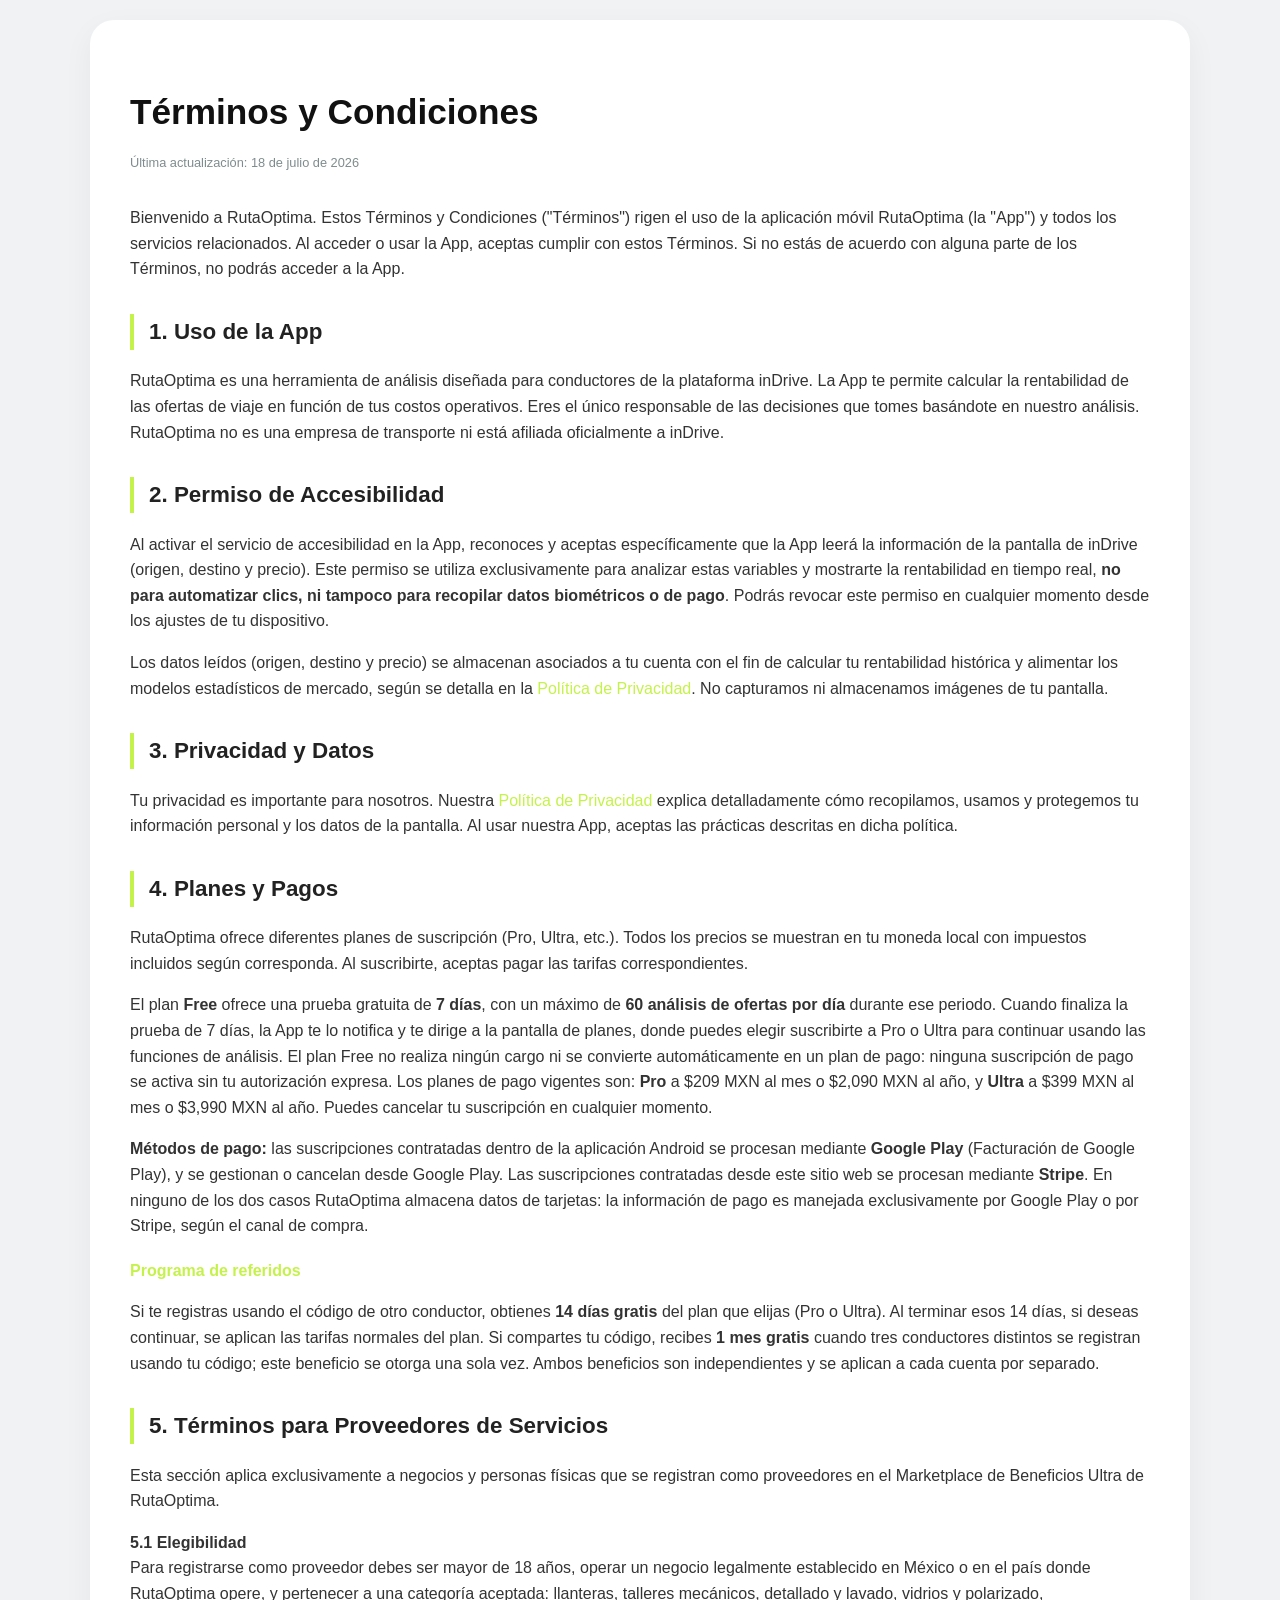
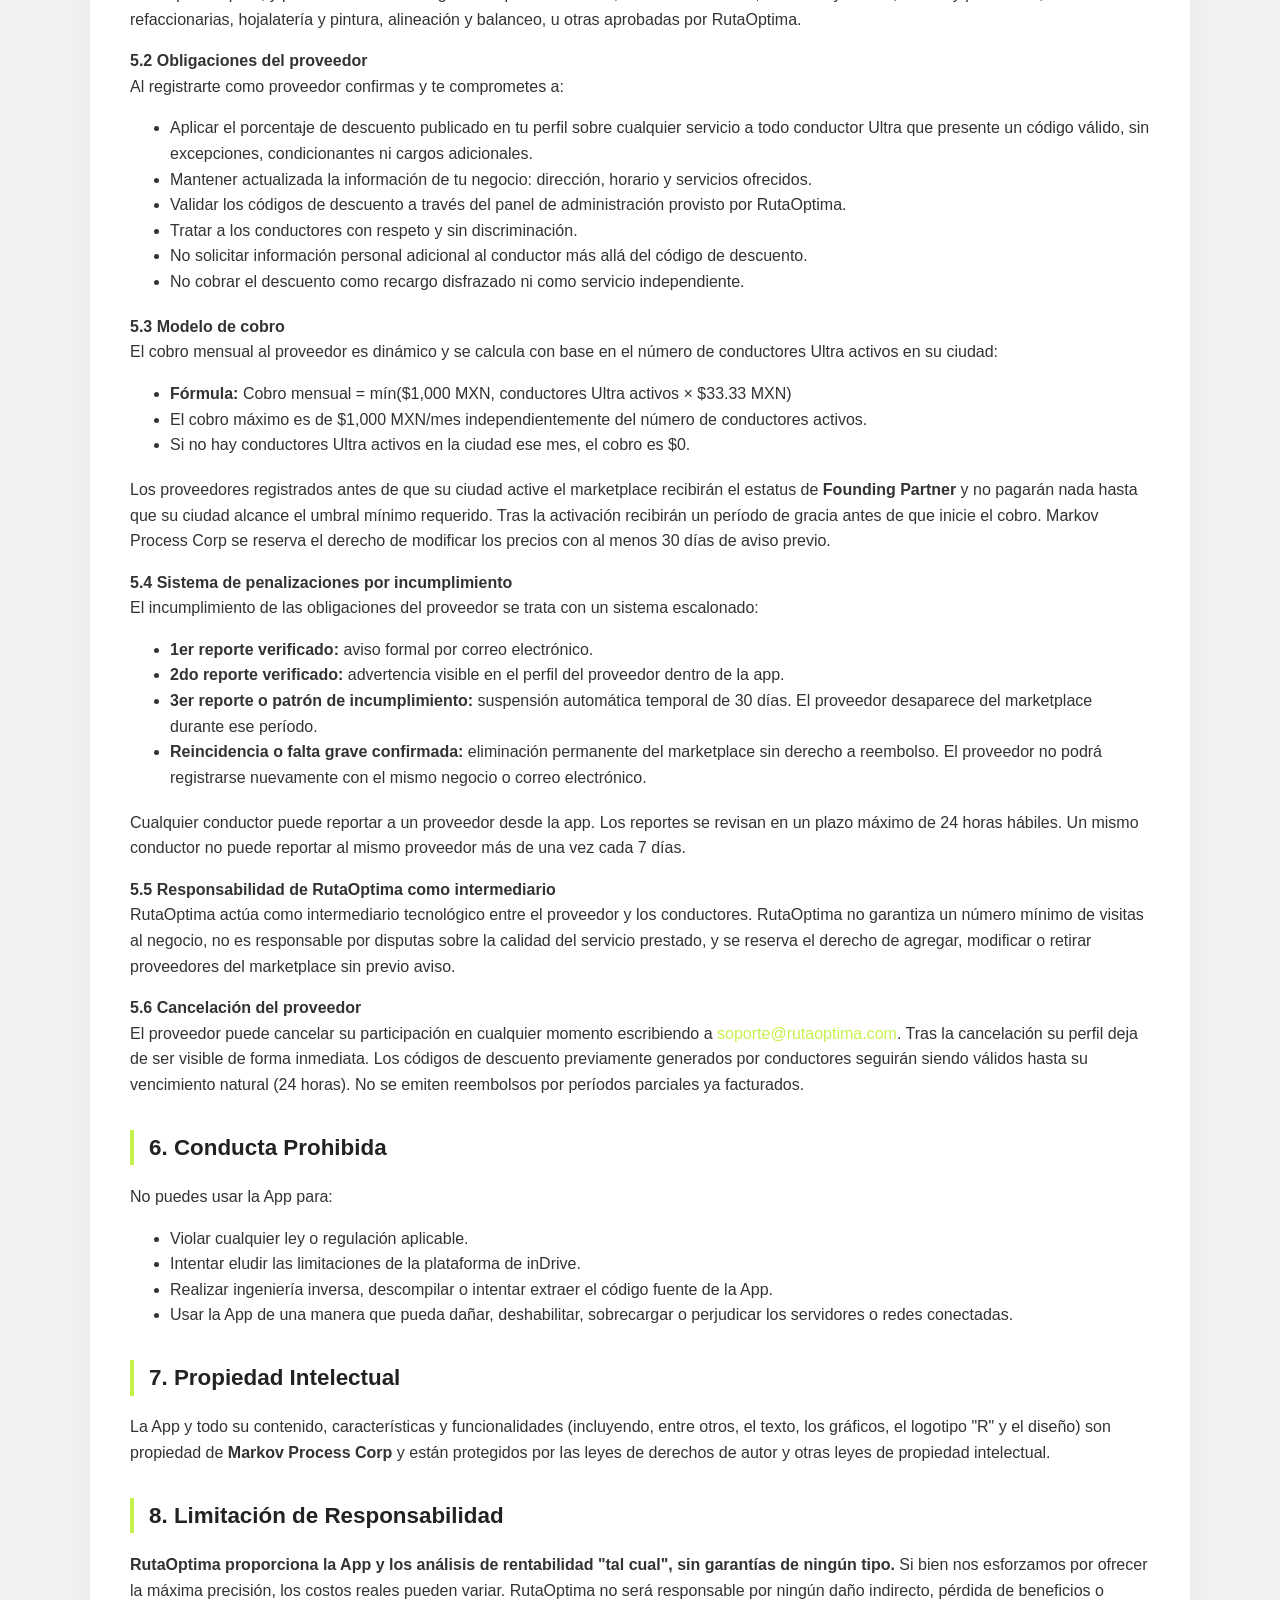
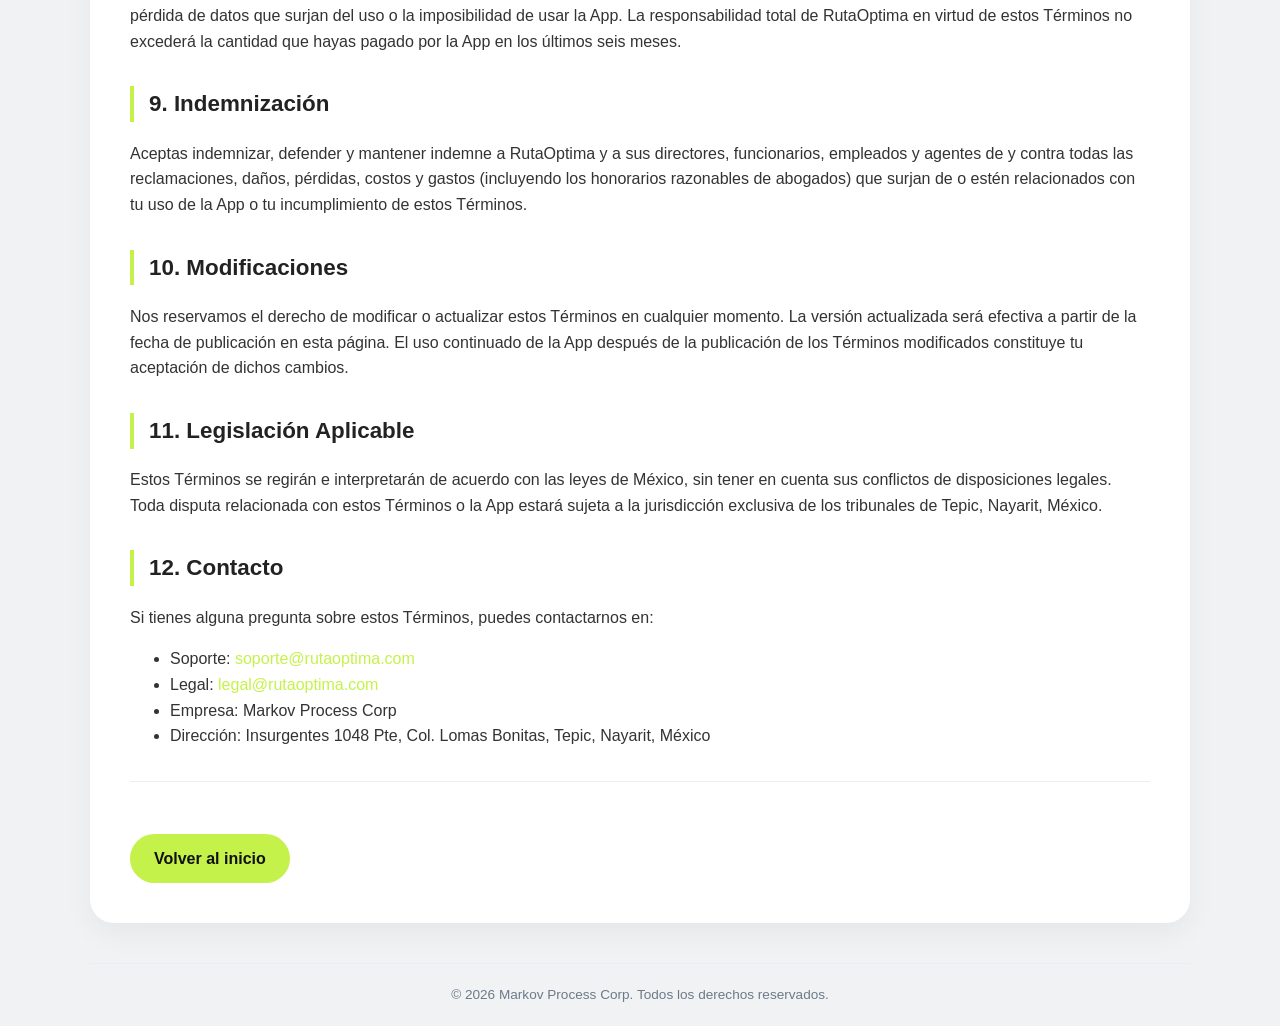
<file: terms.html>
<!DOCTYPE html>
<html lang="es">
<head>
    <meta charset="UTF-8">
    <meta name="viewport" content="width=device-width, initial-scale=1.0, user-scalable=yes">
    <title>Términos y Condiciones | RutaOptima</title>
    <link rel="stylesheet" href="style.css">
</head>
<body>
<div class="container">
    <h1>Términos y Condiciones</h1>
    <p class="meta">Última actualización: 18 de julio de 2026</p>
    <p>Bienvenido a RutaOptima. Estos Términos y Condiciones ("Términos") rigen el uso de la aplicación móvil RutaOptima (la "App") y todos los servicios relacionados. Al acceder o usar la App, aceptas cumplir con estos Términos. Si no estás de acuerdo con alguna parte de los Términos, no podrás acceder a la App.</p>

    <h2>1. Uso de la App</h2>
    <p>RutaOptima es una herramienta de análisis diseñada para conductores de la plataforma inDrive. La App te permite calcular la rentabilidad de las ofertas de viaje en función de tus costos operativos. Eres el único responsable de las decisiones que tomes basándote en nuestro análisis. RutaOptima no es una empresa de transporte ni está afiliada oficialmente a inDrive.</p>

    <h2>2. Permiso de Accesibilidad</h2>
    <p>Al activar el servicio de accesibilidad en la App, reconoces y aceptas específicamente que la App leerá la información de la pantalla de inDrive (origen, destino y precio). Este permiso se utiliza exclusivamente para analizar estas variables y mostrarte la rentabilidad en tiempo real, <strong>no para automatizar clics, ni tampoco para recopilar datos biométricos o de pago</strong>. Podrás revocar este permiso en cualquier momento desde los ajustes de tu dispositivo.</p>
    <p>Los datos leídos (origen, destino y precio) se almacenan asociados a tu cuenta con el fin de calcular tu rentabilidad histórica y alimentar los modelos estadísticos de mercado, según se detalla en la <a href="/rutaoptima/privacy.html">Política de Privacidad</a>. No capturamos ni almacenamos imágenes de tu pantalla.</p>

    <h2>3. Privacidad y Datos</h2>
    <p>Tu privacidad es importante para nosotros. Nuestra <a href="/rutaoptima/privacy.html">Política de Privacidad</a> explica detalladamente cómo recopilamos, usamos y protegemos tu información personal y los datos de la pantalla. Al usar nuestra App, aceptas las prácticas descritas en dicha política.</p>

    <h2>4. Planes y Pagos</h2>
    <p>RutaOptima ofrece diferentes planes de suscripción (Pro, Ultra, etc.). Todos los precios se muestran en tu moneda local con impuestos incluidos según corresponda. Al suscribirte, aceptas pagar las tarifas correspondientes.</p>
    <p>El plan <strong>Free</strong> ofrece una prueba gratuita de <strong>7 días</strong>, con un máximo de <strong>60 análisis de ofertas por día</strong> durante ese periodo. Cuando finaliza la prueba de 7 días, la App te lo notifica y te dirige a la pantalla de planes, donde puedes elegir suscribirte a Pro o Ultra para continuar usando las funciones de análisis. El plan Free no realiza ningún cargo ni se convierte automáticamente en un plan de pago: ninguna suscripción de pago se activa sin tu autorización expresa. Los planes de pago vigentes son: <strong>Pro</strong> a $209 MXN al mes o $2,090 MXN al año, y <strong>Ultra</strong> a $399 MXN al mes o $3,990 MXN al año. Puedes cancelar tu suscripción en cualquier momento.</p>
    <p><strong>Métodos de pago:</strong> las suscripciones contratadas dentro de la aplicación Android se procesan mediante <strong>Google Play</strong> (Facturación de Google Play), y se gestionan o cancelan desde Google Play. Las suscripciones contratadas desde este sitio web se procesan mediante <strong>Stripe</strong>. En ninguno de los dos casos RutaOptima almacena datos de tarjetas: la información de pago es manejada exclusivamente por Google Play o por Stripe, según el canal de compra.</p>
    <h3 style="color:#c5f24a;font-size:1em;margin-top:1.2em;">Programa de referidos</h3>
    <p>Si te registras usando el código de otro conductor, obtienes <strong>14 días gratis</strong> del plan que elijas (Pro o Ultra). Al terminar esos 14 días, si deseas continuar, se aplican las tarifas normales del plan. Si compartes tu código, recibes <strong>1 mes gratis</strong> cuando tres conductores distintos se registran usando tu código; este beneficio se otorga una sola vez. Ambos beneficios son independientes y se aplican a cada cuenta por separado.</p>

    <!-- ── Sección para Proveedores ── -->
    <h2>5. Términos para Proveedores de Servicios</h2>
    <p>Esta sección aplica exclusivamente a negocios y personas físicas que se registran como proveedores en el Marketplace de Beneficios Ultra de RutaOptima.</p>

    <p><strong>5.1 Elegibilidad</strong><br>
    Para registrarse como proveedor debes ser mayor de 18 años, operar un negocio legalmente establecido en México o en el país donde RutaOptima opere, y pertenecer a una categoría aceptada: llanteras, talleres mecánicos, detallado y lavado, vidrios y polarizado, refaccionarias, hojalatería y pintura, alineación y balanceo, u otras aprobadas por RutaOptima.</p>

    <p><strong>5.2 Obligaciones del proveedor</strong><br>
    Al registrarte como proveedor confirmas y te comprometes a:</p>
    <ul>
        <li>Aplicar el porcentaje de descuento publicado en tu perfil sobre cualquier servicio a todo conductor Ultra que presente un código válido, sin excepciones, condicionantes ni cargos adicionales.</li>
        <li>Mantener actualizada la información de tu negocio: dirección, horario y servicios ofrecidos.</li>
        <li>Validar los códigos de descuento a través del panel de administración provisto por RutaOptima.</li>
        <li>Tratar a los conductores con respeto y sin discriminación.</li>
        <li>No solicitar información personal adicional al conductor más allá del código de descuento.</li>
        <li>No cobrar el descuento como recargo disfrazado ni como servicio independiente.</li>
    </ul>

    <p><strong>5.3 Modelo de cobro</strong><br>
    El cobro mensual al proveedor es dinámico y se calcula con base en el número de conductores Ultra activos en su ciudad:</p>
    <ul>
        <li><strong>Fórmula:</strong> Cobro mensual = mín($1,000 MXN, conductores Ultra activos × $33.33 MXN)</li>
        <li>El cobro máximo es de $1,000 MXN/mes independientemente del número de conductores activos.</li>
        <li>Si no hay conductores Ultra activos en la ciudad ese mes, el cobro es $0.</li>
    </ul>
    <p>Los proveedores registrados antes de que su ciudad active el marketplace recibirán el estatus de <strong>Founding Partner</strong> y no pagarán nada hasta que su ciudad alcance el umbral mínimo requerido. Tras la activación recibirán un período de gracia antes de que inicie el cobro. Markov Process Corp se reserva el derecho de modificar los precios con al menos 30 días de aviso previo.</p>

    <p><strong>5.4 Sistema de penalizaciones por incumplimiento</strong><br>
    El incumplimiento de las obligaciones del proveedor se trata con un sistema escalonado:</p>
    <ul>
        <li><strong>1er reporte verificado:</strong> aviso formal por correo electrónico.</li>
        <li><strong>2do reporte verificado:</strong> advertencia visible en el perfil del proveedor dentro de la app.</li>
        <li><strong>3er reporte o patrón de incumplimiento:</strong> suspensión automática temporal de 30 días. El proveedor desaparece del marketplace durante ese período.</li>
        <li><strong>Reincidencia o falta grave confirmada:</strong> eliminación permanente del marketplace sin derecho a reembolso. El proveedor no podrá registrarse nuevamente con el mismo negocio o correo electrónico.</li>
    </ul>
    <p>Cualquier conductor puede reportar a un proveedor desde la app. Los reportes se revisan en un plazo máximo de 24 horas hábiles. Un mismo conductor no puede reportar al mismo proveedor más de una vez cada 7 días.</p>

    <p><strong>5.5 Responsabilidad de RutaOptima como intermediario</strong><br>
    RutaOptima actúa como intermediario tecnológico entre el proveedor y los conductores. RutaOptima no garantiza un número mínimo de visitas al negocio, no es responsable por disputas sobre la calidad del servicio prestado, y se reserva el derecho de agregar, modificar o retirar proveedores del marketplace sin previo aviso.</p>

    <p><strong>5.6 Cancelación del proveedor</strong><br>
    El proveedor puede cancelar su participación en cualquier momento escribiendo a <a href="mailto:soporte@rutaoptima.com">soporte@rutaoptima.com</a>. Tras la cancelación su perfil deja de ser visible de forma inmediata. Los códigos de descuento previamente generados por conductores seguirán siendo válidos hasta su vencimiento natural (24 horas). No se emiten reembolsos por períodos parciales ya facturados.</p>
    <!-- ── FIN sección proveedores ── -->

    <h2>6. Conducta Prohibida</h2>
    <p>No puedes usar la App para:</p>
    <ul>
        <li>Violar cualquier ley o regulación aplicable.</li>
        <li>Intentar eludir las limitaciones de la plataforma de inDrive.</li>
        <li>Realizar ingeniería inversa, descompilar o intentar extraer el código fuente de la App.</li>
        <li>Usar la App de una manera que pueda dañar, deshabilitar, sobrecargar o perjudicar los servidores o redes conectadas.</li>
    </ul>

    <h2>7. Propiedad Intelectual</h2>
    <p>La App y todo su contenido, características y funcionalidades (incluyendo, entre otros, el texto, los gráficos, el logotipo "R" y el diseño) son propiedad de <strong>Markov Process Corp</strong> y están protegidos por las leyes de derechos de autor y otras leyes de propiedad intelectual.</p>

    <h2>8. Limitación de Responsabilidad</h2>
    <p><strong>RutaOptima proporciona la App y los análisis de rentabilidad "tal cual", sin garantías de ningún tipo.</strong> Si bien nos esforzamos por ofrecer la máxima precisión, los costos reales pueden variar. RutaOptima no será responsable por ningún daño indirecto, pérdida de beneficios o pérdida de datos que surjan del uso o la imposibilidad de usar la App. La responsabilidad total de RutaOptima en virtud de estos Términos no excederá la cantidad que hayas pagado por la App en los últimos seis meses.</p>

    <h2>9. Indemnización</h2>
    <p>Aceptas indemnizar, defender y mantener indemne a RutaOptima y a sus directores, funcionarios, empleados y agentes de y contra todas las reclamaciones, daños, pérdidas, costos y gastos (incluyendo los honorarios razonables de abogados) que surjan de o estén relacionados con tu uso de la App o tu incumplimiento de estos Términos.</p>

    <h2>10. Modificaciones</h2>
    <p>Nos reservamos el derecho de modificar o actualizar estos Términos en cualquier momento. La versión actualizada será efectiva a partir de la fecha de publicación en esta página. El uso continuado de la App después de la publicación de los Términos modificados constituye tu aceptación de dichos cambios.</p>

    <h2>11. Legislación Aplicable</h2>
    <p>Estos Términos se regirán e interpretarán de acuerdo con las leyes de México, sin tener en cuenta sus conflictos de disposiciones legales. Toda disputa relacionada con estos Términos o la App estará sujeta a la jurisdicción exclusiva de los tribunales de Tepic, Nayarit, México.</p>

    <h2>12. Contacto</h2>
    <p>Si tienes alguna pregunta sobre estos Términos, puedes contactarnos en:</p>
    <ul>
        <li>Soporte: <a href="mailto:soporte@rutaoptima.com">soporte@rutaoptima.com</a></li>
        <li>Legal: <a href="mailto:legal@rutaoptima.com">legal@rutaoptima.com</a></li>
        <li>Empresa: Markov Process Corp</li>
        <li>Dirección: Insurgentes 1048 Pte, Col. Lomas Bonitas, Tepic, Nayarit, México</li>
    </ul>

    <hr>
    <a href="https://markovprocessco.github.io/rutaoptima" class="button-link">Volver al inicio</a>
</div>
<footer>© 2026 Markov Process Corp. Todos los derechos reservados.</footer>
</body>
</html>
</file>
<file: style.css>
body {
    font-family: -apple-system, BlinkMacSystemFont, "Segoe UI", Roboto, Helvetica, Arial, sans-serif;
    line-height: 1.6;
    color: #333;
    max-width: 1100px;
    margin: 0 auto;
    padding: 20px;
    background-color: #f0f2f4;
}
.container {
    background: white;
    border-radius: 24px;
    padding: 40px;
    box-shadow: 0 10px 30px rgba(0,0,0,0.05);
}
h1 { color: #111; font-size: 2.2rem; margin-bottom: 0.5rem; }
h2 { color: #222; font-size: 1.4rem; margin-top: 2rem; border-left: 4px solid #c5f24a; padding-left: 15px; }
h3 { font-weight: 600; margin-top: 1.5rem; color: #111; }
a { color: #c5f24a; text-decoration: none; font-weight: 500; }
a:hover { text-decoration: underline; }
hr { margin: 2rem 0; border: none; border-top: 1px solid #eaeef2; }
footer { text-align: center; margin-top: 40px; font-size: 0.85rem; color: #6c7a89; border-top: 1px solid #eaeef2; padding-top: 20px; }
.meta { font-size: 0.8rem; color: #7f8c8d; margin-bottom: 2rem; }
.button-link { display: inline-block; background: #c5f24a; color: #111; padding: 12px 24px; border-radius: 40px; font-weight: bold; margin-top: 20px; text-decoration: none; }
.button-link:hover { background: #a8d634; text-decoration: none; }
ul, ol { margin-bottom: 1.2rem; }
.footer-links { margin-top: 1rem; }
.footer-links a { margin: 0 0.5rem; font-size: 0.9rem; color: #6c7a89; }
</file>
